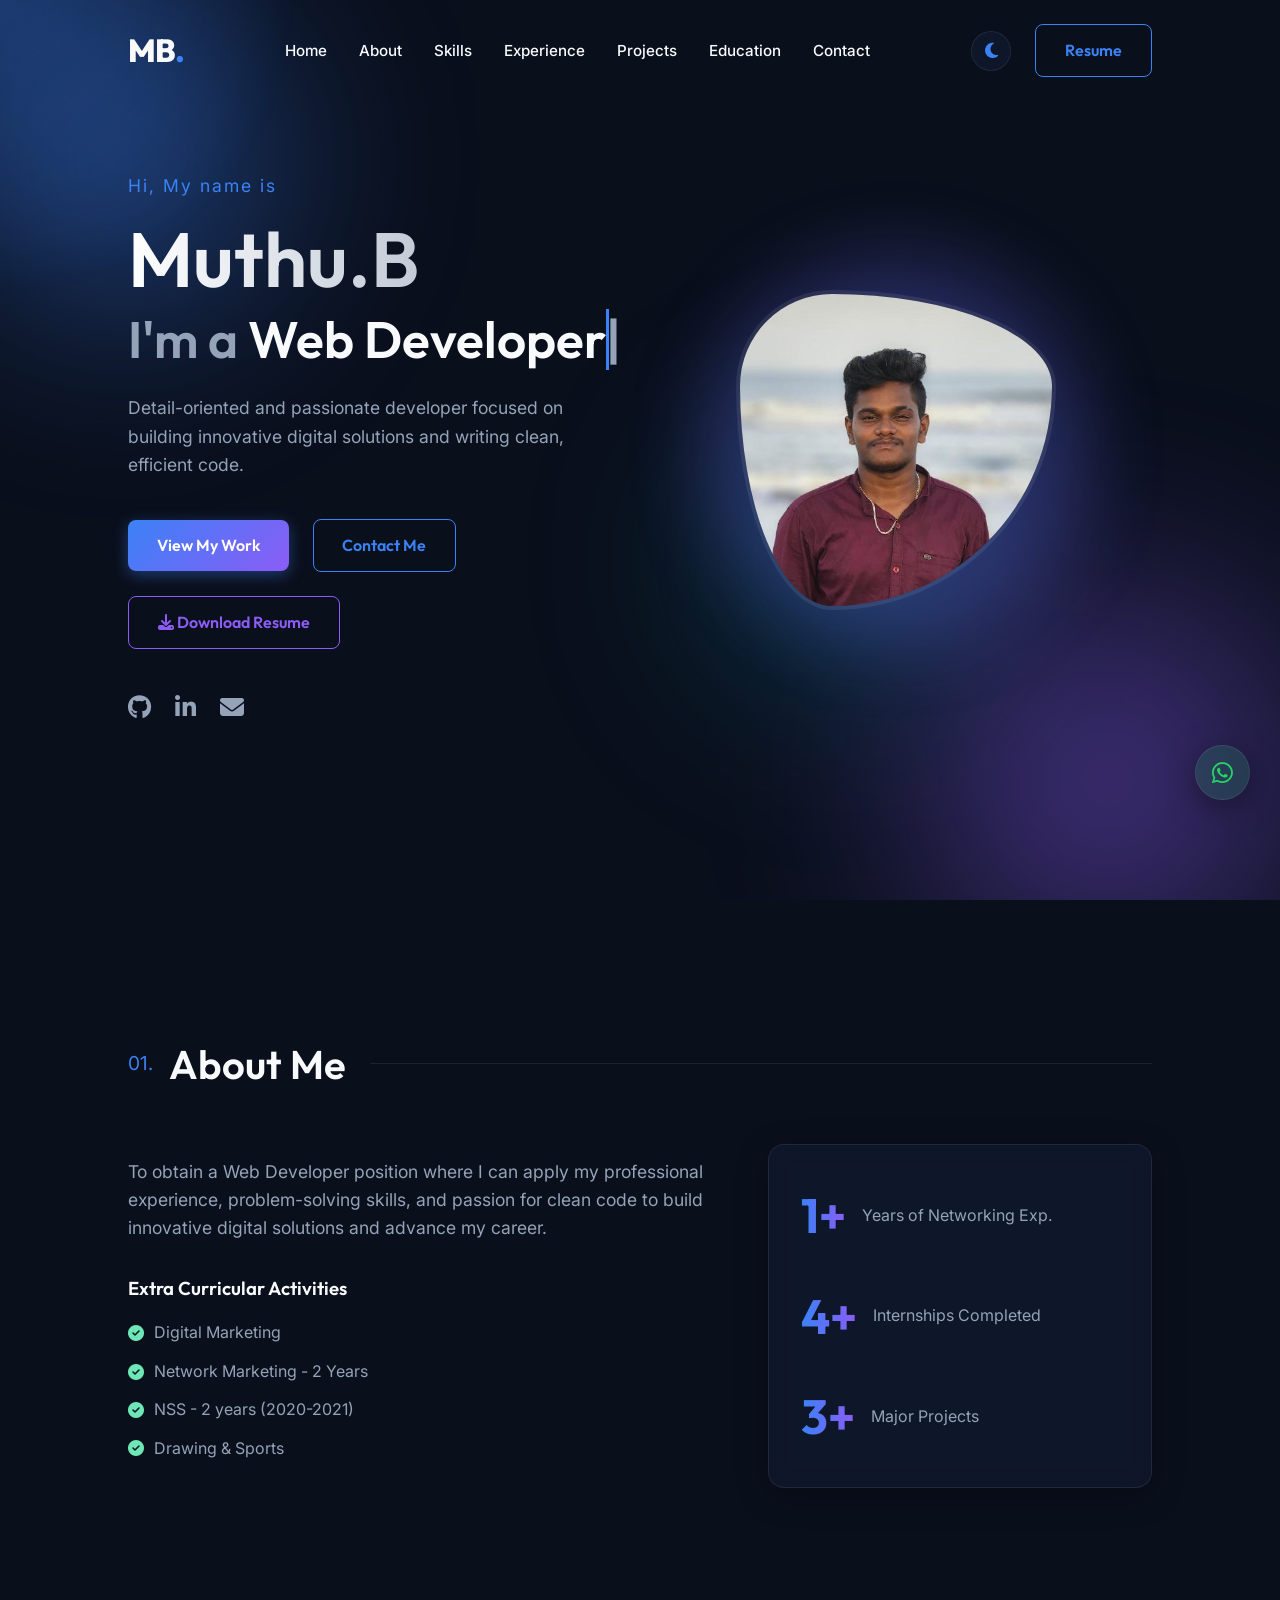
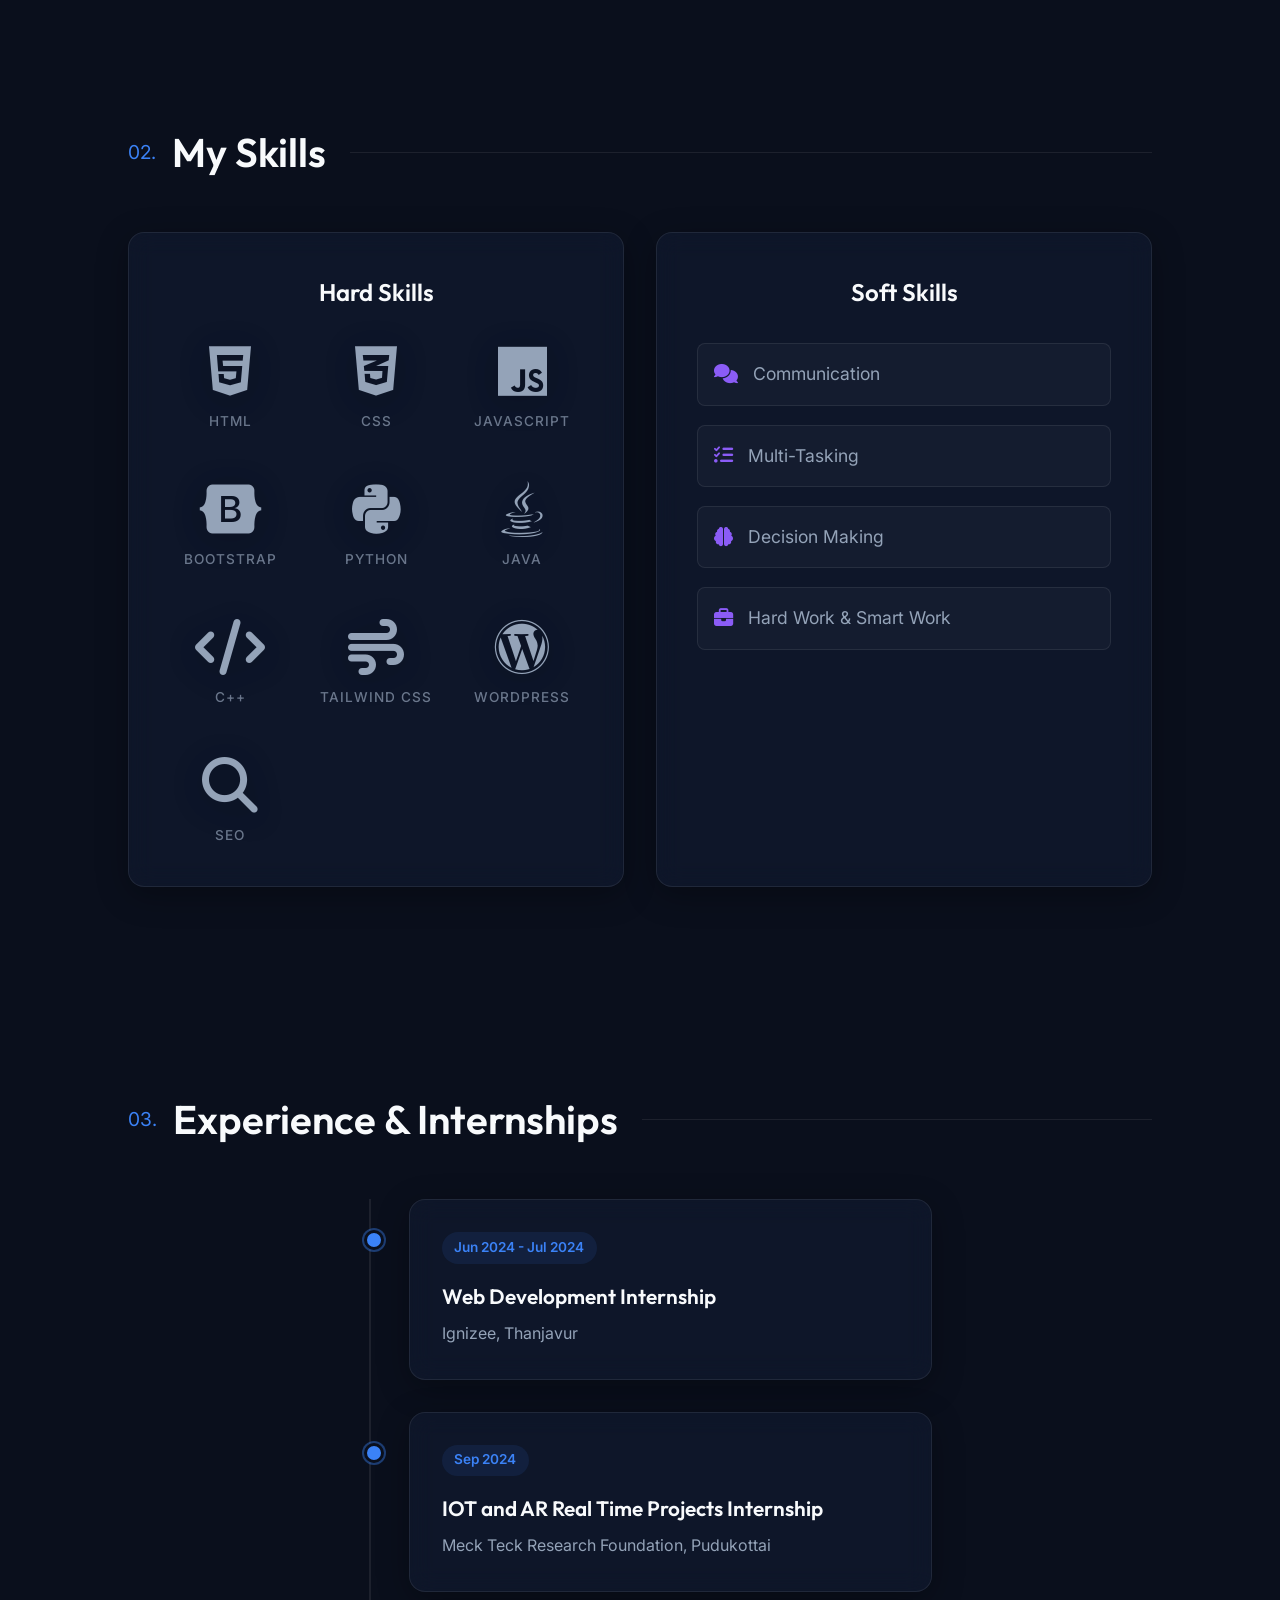
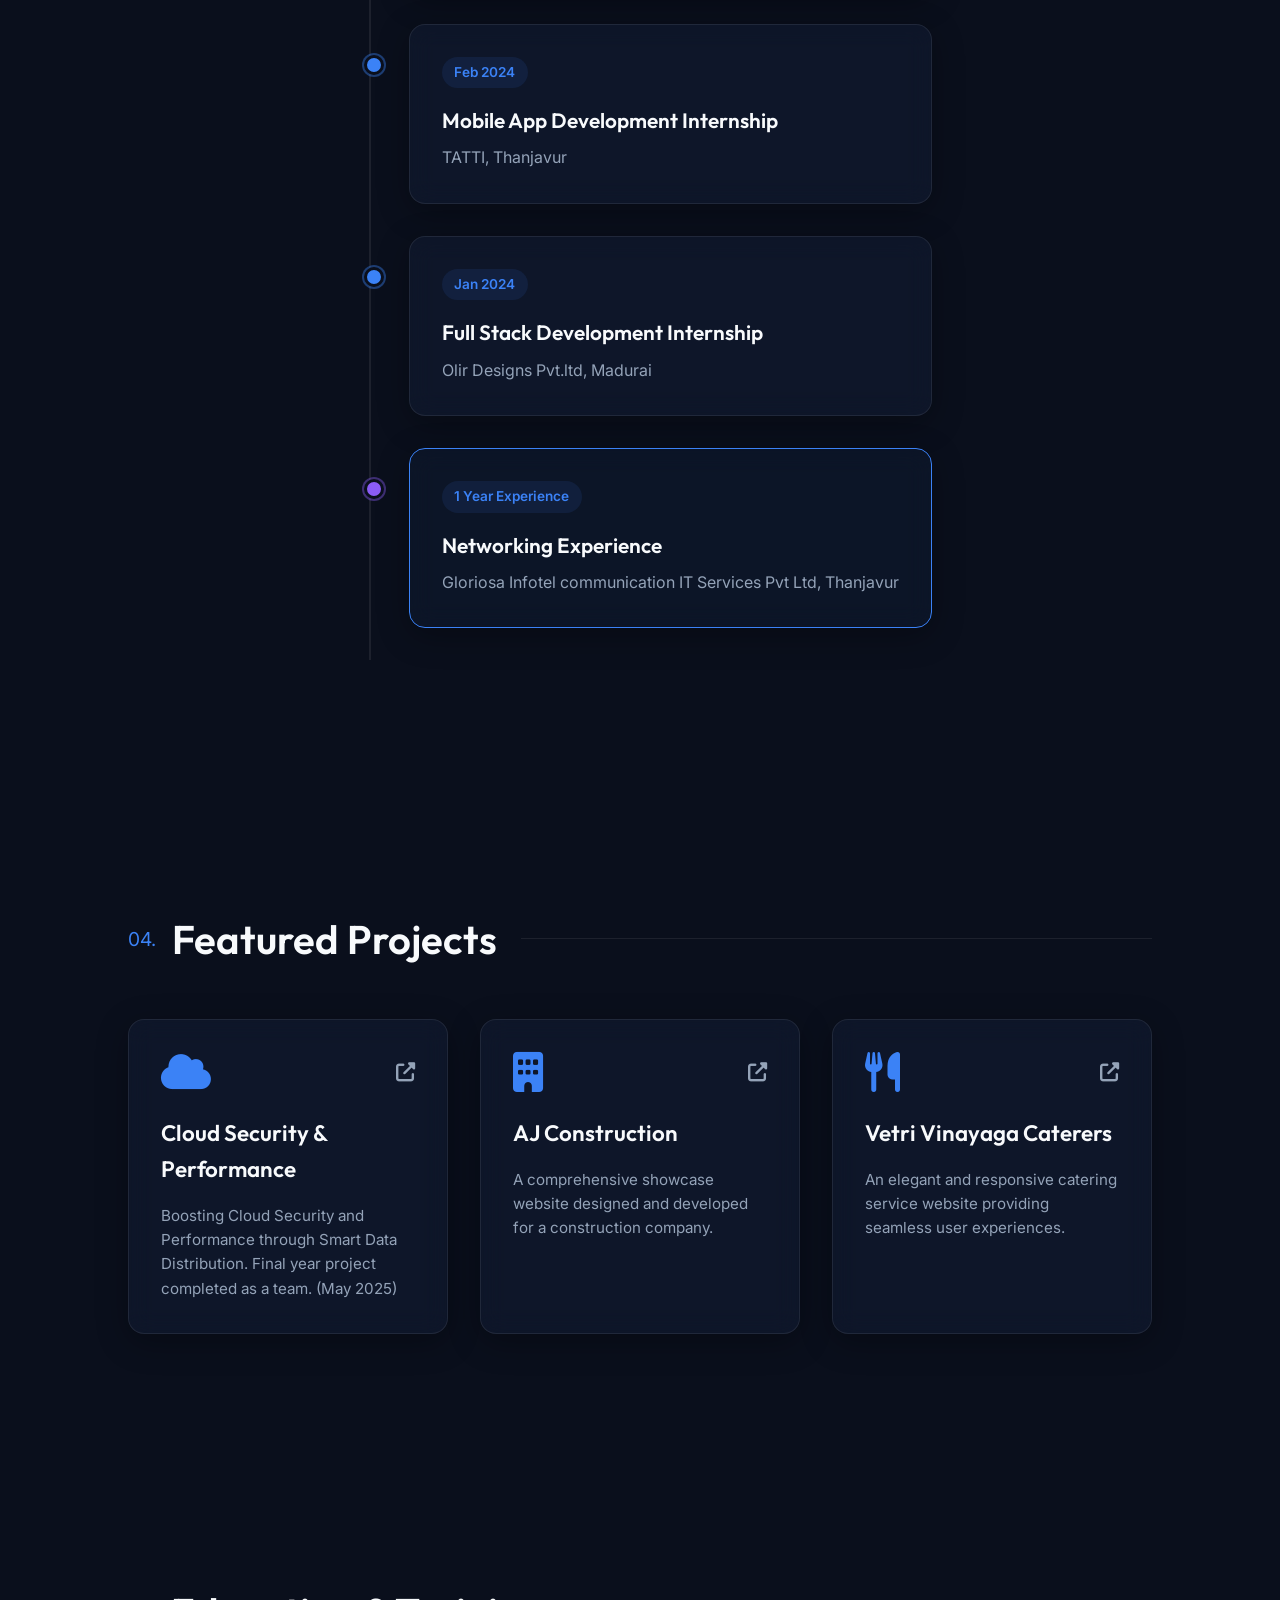
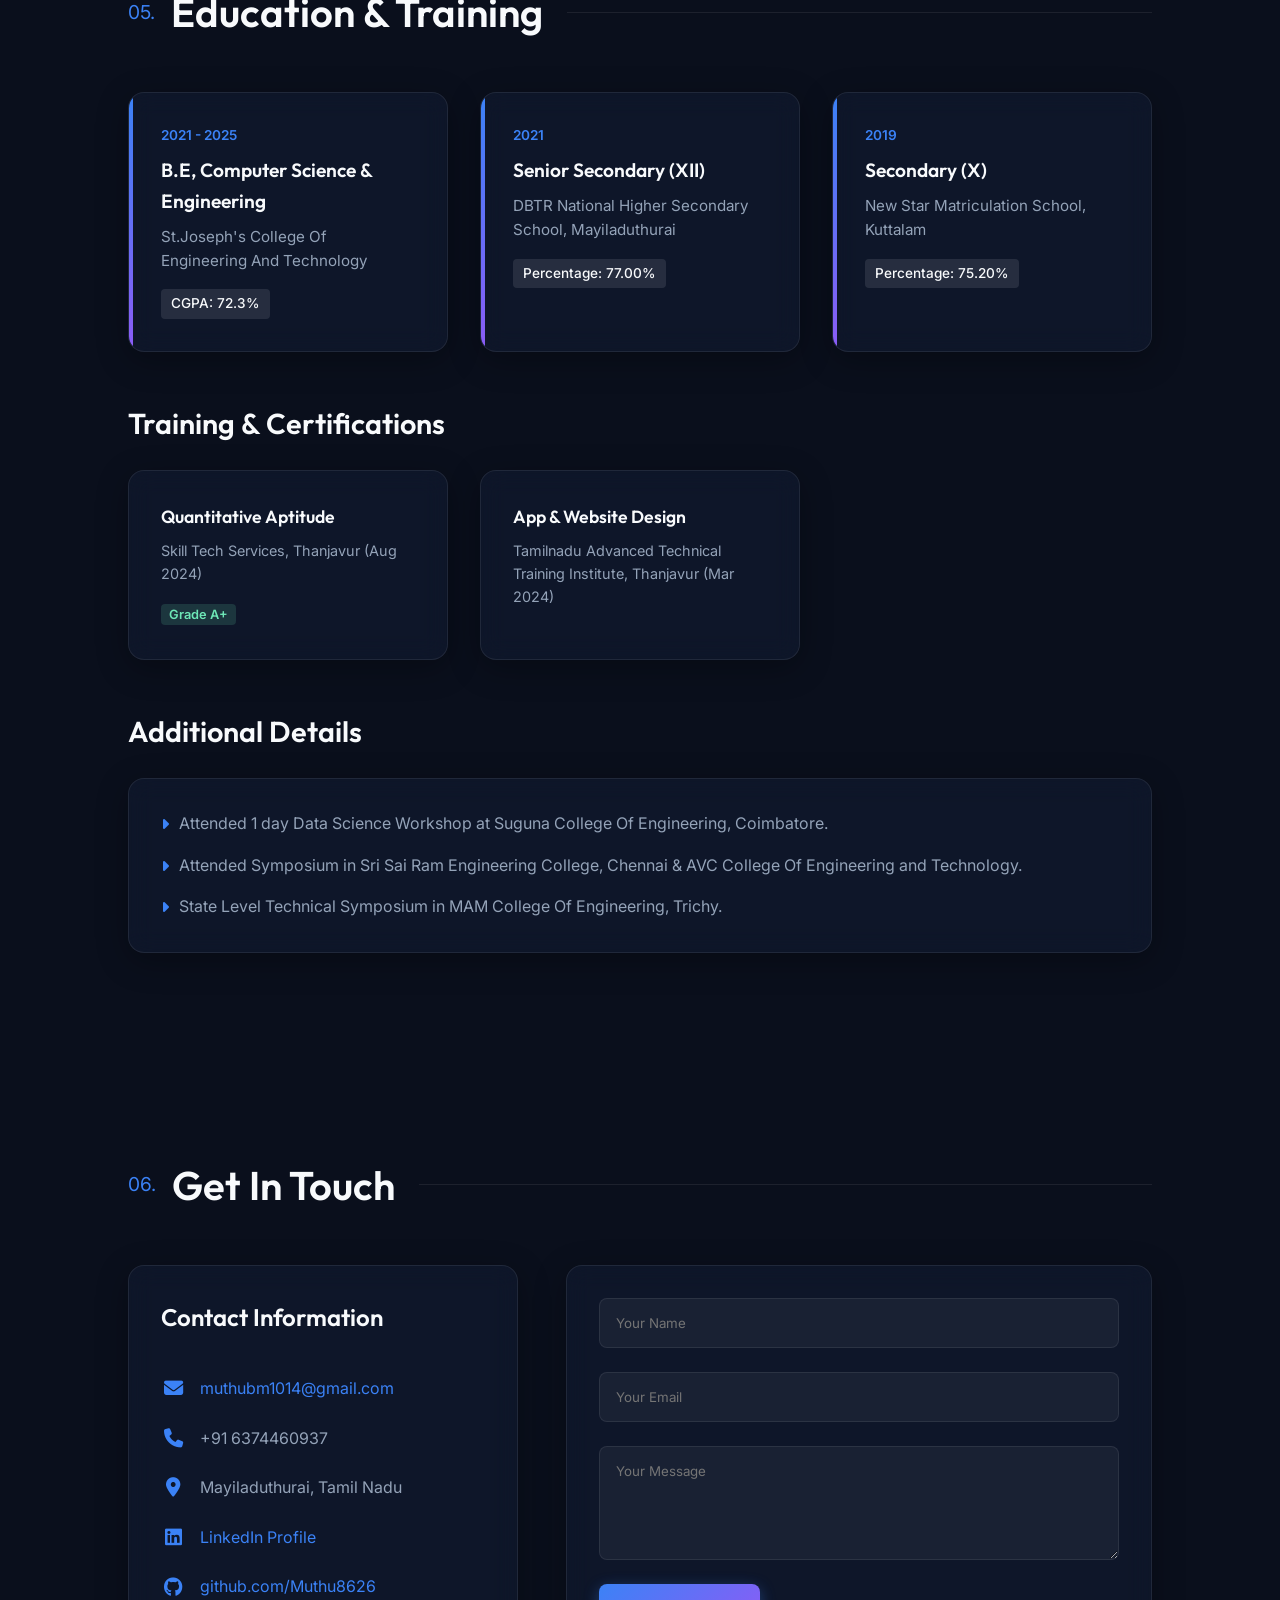
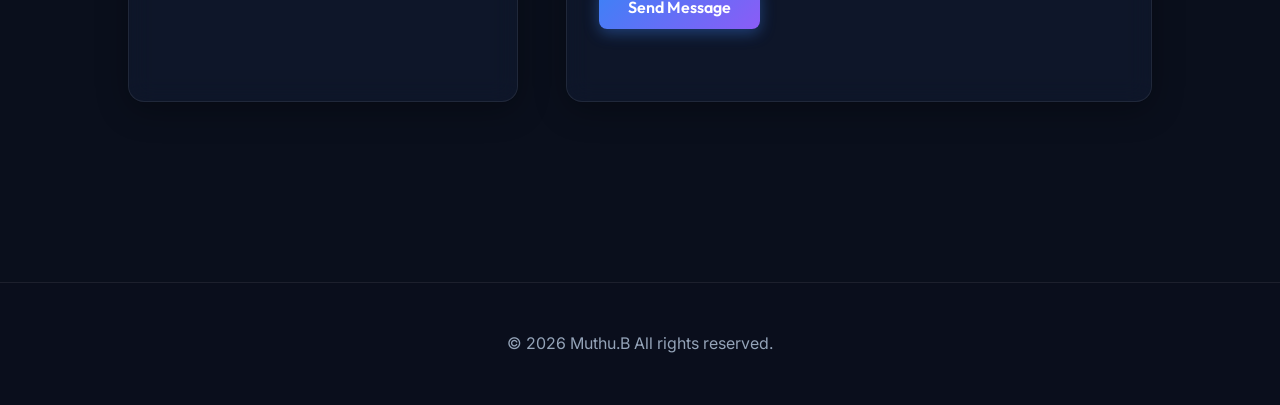
<file: index.html>
<!DOCTYPE html>
<html lang="en">

<head>
    <meta charset="UTF-8">
    <meta name="viewport" content="width=device-width, initial-scale=1.0">
    <title>Muthu B | Web Developer Portfolio</title>
    <!-- Google Fonts -->
    <link rel="preconnect" href="https://fonts.googleapis.com">
    <link rel="preconnect" href="https://fonts.gstatic.com" crossorigin>
    <link
        href="https://fonts.googleapis.com/css2?family=Inter:wght@300;400;500;600;700&family=Outfit:wght@300;400;500;600;700;800&display=swap"
        rel="stylesheet">
    <!-- FontAwesome -->
    <link rel="stylesheet" href="https://cdnjs.cloudflare.com/ajax/libs/font-awesome/6.4.0/css/all.min.css">
    <!-- CSS -->
    <link rel="stylesheet" href="portfolio_style.css">
</head>

<body>
    <div class="cursor-glow"></div>
    <!-- Background Animation Elements -->
    <div class="bg-shapes">
        <div class="shape shape-1"></div>
        <div class="shape shape-2"></div>
        <div class="shape shape-3"></div>
    </div>

    <!-- Navigation -->
    <header>
        <nav class="navbar">
            <div class="logo">MB<span>.</span></div>
            <ul class="nav-links">
                <li><a href="#home">Home</a></li>
                <li><a href="#about">About</a></li>
                <li><a href="#skills">Skills</a></li>
                <li><a href="#experience">Experience</a></li>
                <li><a href="#projects">Projects</a></li>
                <li><a href="#education">Education</a></li>
                <li><a href="#contact">Contact</a></li>
            </ul>
            <div class="nav-actions">
                <button id="theme-toggle" class="theme-toggle" aria-label="Toggle Dark/Light Mode">
                    <i class="fas fa-moon"></i>
                </button>
                <a href="B_Muthu_resume.pdf" target="_blank" class="btn btn-resume">Resume</a>
                <div class="hamburger">
                    <i class="fas fa-bars"></i>
                </div>
            </div>
        </nav>
    </header>

    <main>
        <!-- Home Section -->
        <section id="home" class="hero section-reveal">
            <div class="hero-content">
                <h3 class="greeting">Hi, My name is</h3>
                <h1 class="name">Muthu.B</h1>
                <h2 class="dynamic-title">I'm a <span id="typed-text"></span><span class="cursor">|</span></h2>
                <p class="hero-desc">
                    Detail-oriented and passionate developer focused on building innovative digital solutions and
                    writing clean, efficient code.
                </p>
                <div class="hero-btn-group">
                    <a href="#projects" class="btn btn-primary">View My Work</a>
                    <a href="tell:+916374460937" class="btn btn-outline">Contact Me</a>
                    <a href="B_Muthu_resume.pdf" download class="btn btn-resume-hero">
                        <i class="fas fa-download"></i> Download Resume
                    </a>
                </div>
                <div class="social-links-hero">
                    <a href="https://github.com/Muthu8626" target="_blank"><i class="fab fa-github"></i></a>
                    <a href="https://linkedin.com/in/B. Muthu" target="_blank"><i class="fab fa-linkedin-in"></i></a>
                    <a href="mailto:muthubm1014@gmail.com"><i class="fas fa-envelope"></i></a>
                </div>
            </div>
            <div class="hero-image">
                <div class="image-wrapper">
                    <img src="muthu-img.jpg" alt="Muthu B" class="profile-pic">
                    <div class="glow-effect"></div>
                </div>
            </div>
        </section>

        <!-- About Section -->
        <section id="about" class="about section-reveal">
            <h2 class="section-title"><span>01.</span> About Me</h2>
            <div class="about-content">
                <div class="about-text">
                    <p>
                        To obtain a Web Developer position where I can apply my professional experience, problem-solving
                        skills, and passion for clean code to build innovative digital solutions and advance my career.
                    </p>
                    <div class="extra-curriculars">
                        <h3>Extra Curricular Activities</h3>
                        <ul>
                            <li><i class="fas fa-check-circle"></i> Digital Marketing</li>
                            <li><i class="fas fa-check-circle"></i> Network Marketing - 2 Years</li>
                            <li><i class="fas fa-check-circle"></i> NSS - 2 years (2020-2021)</li>
                            <li><i class="fas fa-check-circle"></i> Drawing & Sports</li>
                        </ul>
                    </div>
                </div>
                <div class="about-stats glass-card">
                    <div class="stat">
                        <span class="stat-number">1+</span>
                        <span class="stat-label">Years of Networking Exp.</span>
                    </div>
                    <div class="stat">
                        <span class="stat-number">4+</span>
                        <span class="stat-label">Internships Completed</span>
                    </div>
                    <div class="stat">
                        <span class="stat-number">3+</span>
                        <span class="stat-label">Major Projects</span>
                    </div>
                </div>
            </div>
        </section>

        <!-- Skills Section -->
        <section id="skills" class="skills section-reveal">
            <h2 class="section-title"><span>02.</span> My Skills</h2>
            <div class="skills-container">
                <div class="skills-category glass-card">
                    <h3>Hard Skills</h3>
                    <div class="skills-grid">
                        <div class="skill-item skill-html"><i class="fab fa-html5"></i> <span>HTML</span></div>
                        <div class="skill-item skill-css"><i class="fab fa-css3-alt"></i> <span>CSS</span></div>
                        <div class="skill-item skill-js"><i class="fab fa-js"></i> <span>JavaScript</span></div>
                        <div class="skill-item skill-bootstrap"><i class="fab fa-bootstrap"></i> <span>Bootstrap</span>
                        </div>
                        <div class="skill-item skill-python"><i class="fab fa-python"></i> <span>Python</span></div>
                        <div class="skill-item skill-java"><i class="fab fa-java"></i> <span>Java</span></div>
                        <div class="skill-item skill-cpp"><i class="fas fa-code"></i> <span>C++</span></div>
                        <div class="skill-item skill-tailwind"><i class="fas fa-wind"></i> <span>Tailwind CSS</span>
                        </div>
                        <div class="skill-item skill-wordpress"><i class="fab fa-wordpress"></i> <span>WordPress</span>
                        </div>
                        <div class="skill-item skill-seo"><i class="fas fa-search"></i> <span>SEO</span></div>
                    </div>
                </div>
                <div class="skills-category glass-card">
                    <h3>Soft Skills</h3>
                    <ul class="soft-skills-list">
                        <li><i class="fas fa-comments"></i> Communication</li>
                        <li><i class="fas fa-tasks"></i> Multi-Tasking</li>
                        <li><i class="fas fa-brain"></i> Decision Making</li>
                        <li><i class="fas fa-briefcase"></i> Hard Work & Smart Work</li>
                    </ul>
                </div>
            </div>
        </section>

        <!-- Experience Section -->
        <section id="experience" class="experience section-reveal">
            <h2 class="section-title"><span>03.</span> Experience & Internships</h2>
            <div class="timeline">
                <div class="timeline-item glass-card">
                    <div class="timeline-date">Jun 2024 - Jul 2024</div>
                    <h3 class="timeline-title">Web Development Internship</h3>
                    <h4 class="timeline-company">Ignizee, Thanjavur</h4>
                </div>
                <div class="timeline-item glass-card">
                    <div class="timeline-date">Sep 2024</div>
                    <h3 class="timeline-title">IOT and AR Real Time Projects Internship</h3>
                    <h4 class="timeline-company">Meck Teck Research Foundation, Pudukottai</h4>
                </div>
                <div class="timeline-item glass-card">
                    <div class="timeline-date">Feb 2024</div>
                    <h3 class="timeline-title">Mobile App Development Internship</h3>
                    <h4 class="timeline-company">TATTI, Thanjavur</h4>
                </div>
                <div class="timeline-item glass-card">
                    <div class="timeline-date">Jan 2024</div>
                    <h3 class="timeline-title">Full Stack Development Internship</h3>
                    <h4 class="timeline-company">Olir Designs Pvt.ltd, Madurai</h4>
                </div>
                <div class="timeline-item glass-card highlight-border">
                    <div class="timeline-date">1 Year Experience</div>
                    <h3 class="timeline-title">Networking Experience</h3>
                    <h4 class="timeline-company">Gloriosa Infotel communication IT Services Pvt Ltd, Thanjavur</h4>
                </div>
            </div>
        </section>

        <!-- Projects Section -->
        <section id="projects" class="projects section-reveal">
            <h2 class="section-title"><span>04.</span> Featured Projects</h2>
            <div class="projects-grid">
                <div class="project-card glass-card">
                    <div class="project-content">
                        <div class="project-header">
                            <i class="fas fa-cloud project-icon"></i>
                            <div class="project-links">
                                <a href="#"><i class="fas fa-external-link-alt"></i></a>
                            </div>
                        </div>
                        <h3 class="project-title">Cloud Security & Performance</h3>
                        <p class="project-desc">
                            Boosting Cloud Security and Performance through Smart Data Distribution. Final year project
                            completed as a team. (May 2025)
                        </p>
                    </div>
                </div>
                <div class="project-card glass-card">
                    <div class="project-content">
                        <div class="project-header">
                            <i class="fas fa-building project-icon"></i>
                            <div class="project-links">
                                <a href="https://ajconstructions.co.in"><i class="fas fa-external-link-alt"></i></a>
                            </div>
                        </div>
                        <h3 class="project-title">AJ Construction</h3>
                        <p class="project-desc">
                            A comprehensive showcase website designed and developed for a construction company.
                        </p>
                    </div>
                </div>
                <div class="project-card glass-card">
                    <div class="project-content">
                        <div class="project-header">
                            <i class="fas fa-utensils project-icon"></i>
                            <div class="project-links">
                                <a href="https://srivetrivinayagaweddingcaterers.com/"><i
                                        class="fas fa-external-link-alt"></i></a>
                            </div>
                        </div>
                        <h3 class="project-title">Vetri Vinayaga Caterers</h3>
                        <p class="project-desc">
                            An elegant and responsive catering service website providing seamless user experiences.
                        </p>
                    </div>
                </div>
            </div>
        </section>

        <!-- Education Section -->
        <section id="education" class="education section-reveal">
            <h2 class="section-title"><span>05.</span> Education & Training</h2>
            <div class="education-grid">
                <div class="edu-card glass-card">
                    <div class="edu-date">2021 - 2025</div>
                    <h3>B.E, Computer Science & Engineering</h3>
                    <p>St.Joseph's College Of Engineering And Technology</p>
                    <span class="edu-score">CGPA: 72.3%</span>
                </div>
                <div class="edu-card glass-card">
                    <div class="edu-date">2021</div>
                    <h3>Senior Secondary (XII)</h3>
                    <p>DBTR National Higher Secondary School, Mayiladuthurai</p>
                    <span class="edu-score">Percentage: 77.00%</span>
                </div>
                <div class="edu-card glass-card">
                    <div class="edu-date">2019</div>
                    <h3>Secondary (X)</h3>
                    <p>New Star Matriculation School, Kuttalam</p>
                    <span class="edu-score">Percentage: 75.20%</span>
                </div>
            </div>

            <h3 class="subsection-title mt-5">Training & Certifications</h3>
            <div class="training-grid">
                <div class="training-card glass-card">
                    <h4>Quantitative Aptitude</h4>
                    <p>Skill Tech Services, Thanjavur (Aug 2024)</p>
                    <span class="badge">Grade A+</span>
                </div>
                <div class="training-card glass-card">
                    <h4>App & Website Design</h4>
                    <p>Tamilnadu Advanced Technical Training Institute, Thanjavur (Mar 2024)</p>
                </div>
            </div>

            <h3 class="subsection-title mt-5">Additional Details</h3>
            <ul class="additional-details-list glass-card">
                <li><i class="fas fa-caret-right"></i> Attended 1 day Data Science Workshop at Suguna College Of
                    Engineering, Coimbatore.</li>
                <li><i class="fas fa-caret-right"></i> Attended Symposium in Sri Sai Ram Engineering College, Chennai &
                    AVC College Of Engineering and Technology.</li>
                <li><i class="fas fa-caret-right"></i> State Level Technical Symposium in MAM College Of Engineering,
                    Trichy.</li>
            </ul>
        </section>

        <!-- Contact Section -->
        <section id="contact" class="contact section-reveal">
            <h2 class="section-title"><span>06.</span> Get In Touch</h2>
            <div class="contact-container">
                <div class="contact-info glass-card">
                    <h3>Contact Information</h3>
                    <div class="info-item">
                        <i class="fas fa-envelope"></i>
                        <p><a href="mailto:muthubm1014@gmail.com">muthubm1014@gmail.com</a></p>
                    </div>
                    <div class="info-item">
                        <i class="fas fa-phone"></i>
                        <p>+91 6374460937</p>
                    </div>
                    <div class="info-item">
                        <i class="fas fa-map-marker-alt"></i>
                        <p>Mayiladuthurai, Tamil Nadu</p>
                    </div>
                    <div class="info-item">
                        <i class="fab fa-linkedin"></i>
                        <p><a href="https://linkedin.com/in/B. Muthu" target="_blank">LinkedIn Profile</a></p>
                    </div>
                    <div class="info-item">
                        <i class="fab fa-github"></i>
                        <p><a href="https://github.com/Muthu8626" target="_blank">github.com/Muthu8626</a></p>
                    </div>
                </div>
                <form class="contact-form glass-card" id="contactForm">
                    <div class="form-group">
                        <input type="text" id="name" placeholder="Your Name" required>
                    </div>
                    <div class="form-group">
                        <input type="email" id="email" placeholder="Your Email" required>
                    </div>
                    <div class="form-group">
                        <textarea id="message" rows="5" placeholder="Your Message" required></textarea>
                    </div>
                    <button type="submit" class="btn btn-primary submit-btn">Send Message</button>
                    <p class="form-status" id="formStatus"></p>
                </form>
            </div>
        </section>
    </main>

    <footer>
        <p>&copy; 2026 Muthu.B All rights reserved.</p>
        <!-- <p class="footer-credit">Designed & Built By Myself <i class="fas fa-heart" style="color: #e25555;"></i></p> -->
    </footer>

    <!-- Floating Action Buttons -->
    <div class="floating-btns">
        <a href="https://wa.me/916374460937" class="whatsapp-btn" target="_blank" aria-label="Contact on WhatsApp">
            <i class="fab fa-whatsapp"></i>
        </a>
        <button id="backToTop" class="back-to-top" aria-label="Back to Top">
            <i class="fas fa-arrow-up"></i>
        </button>
    </div>

    <!-- Script -->
    <script src="portfolio_script.js"></script>
</body>

</html>
</file>
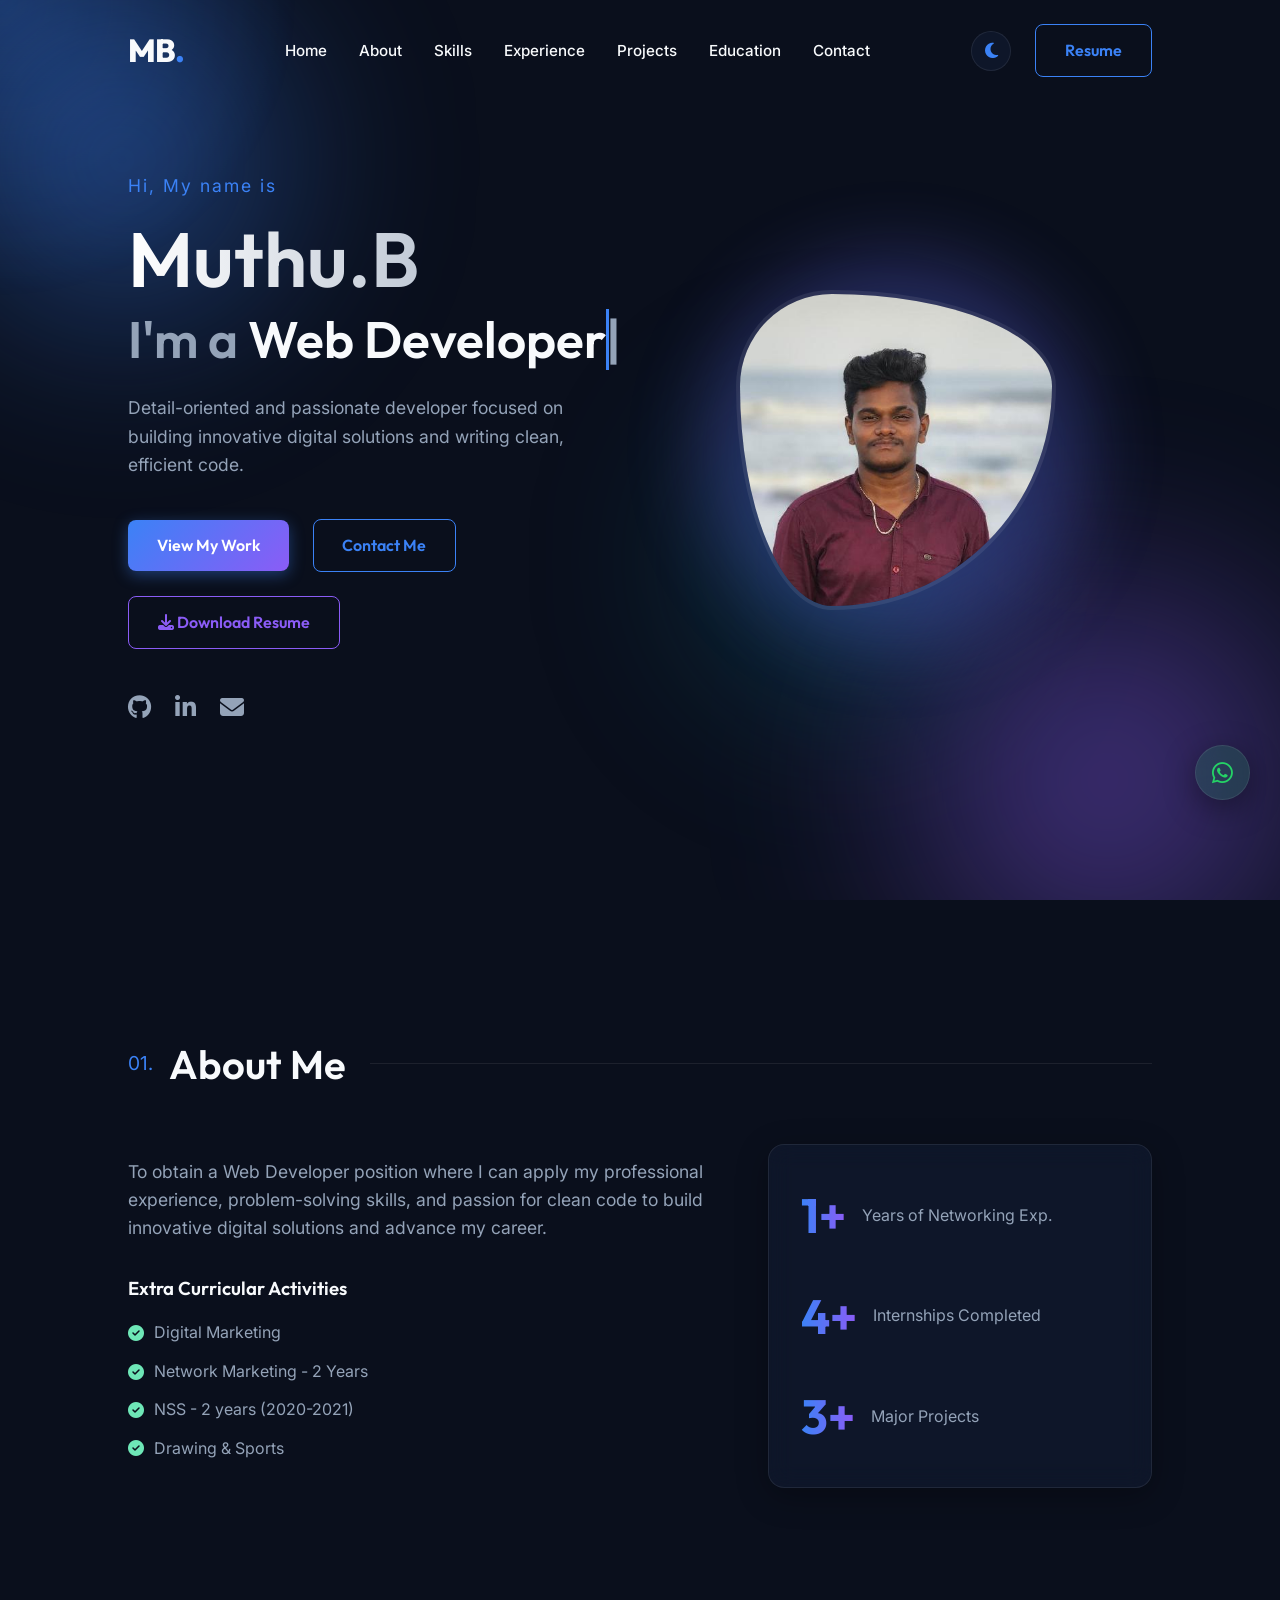
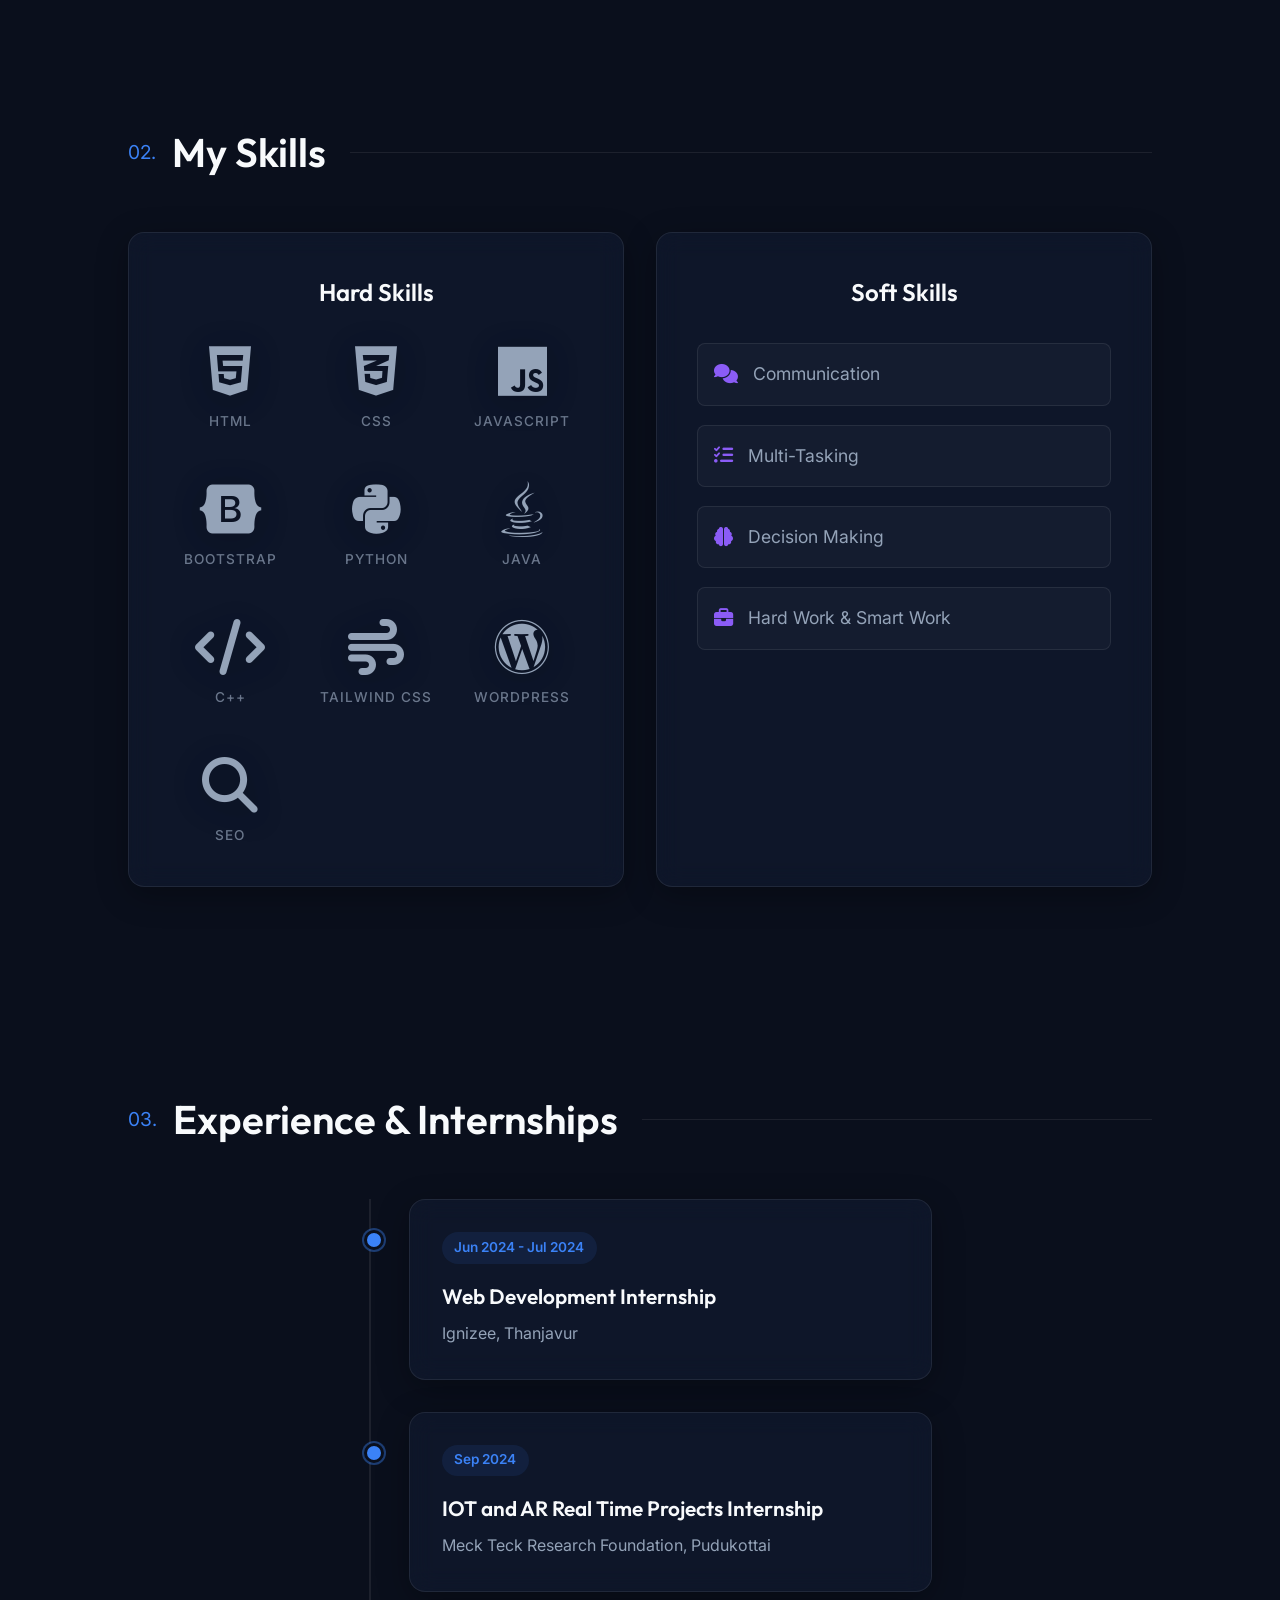
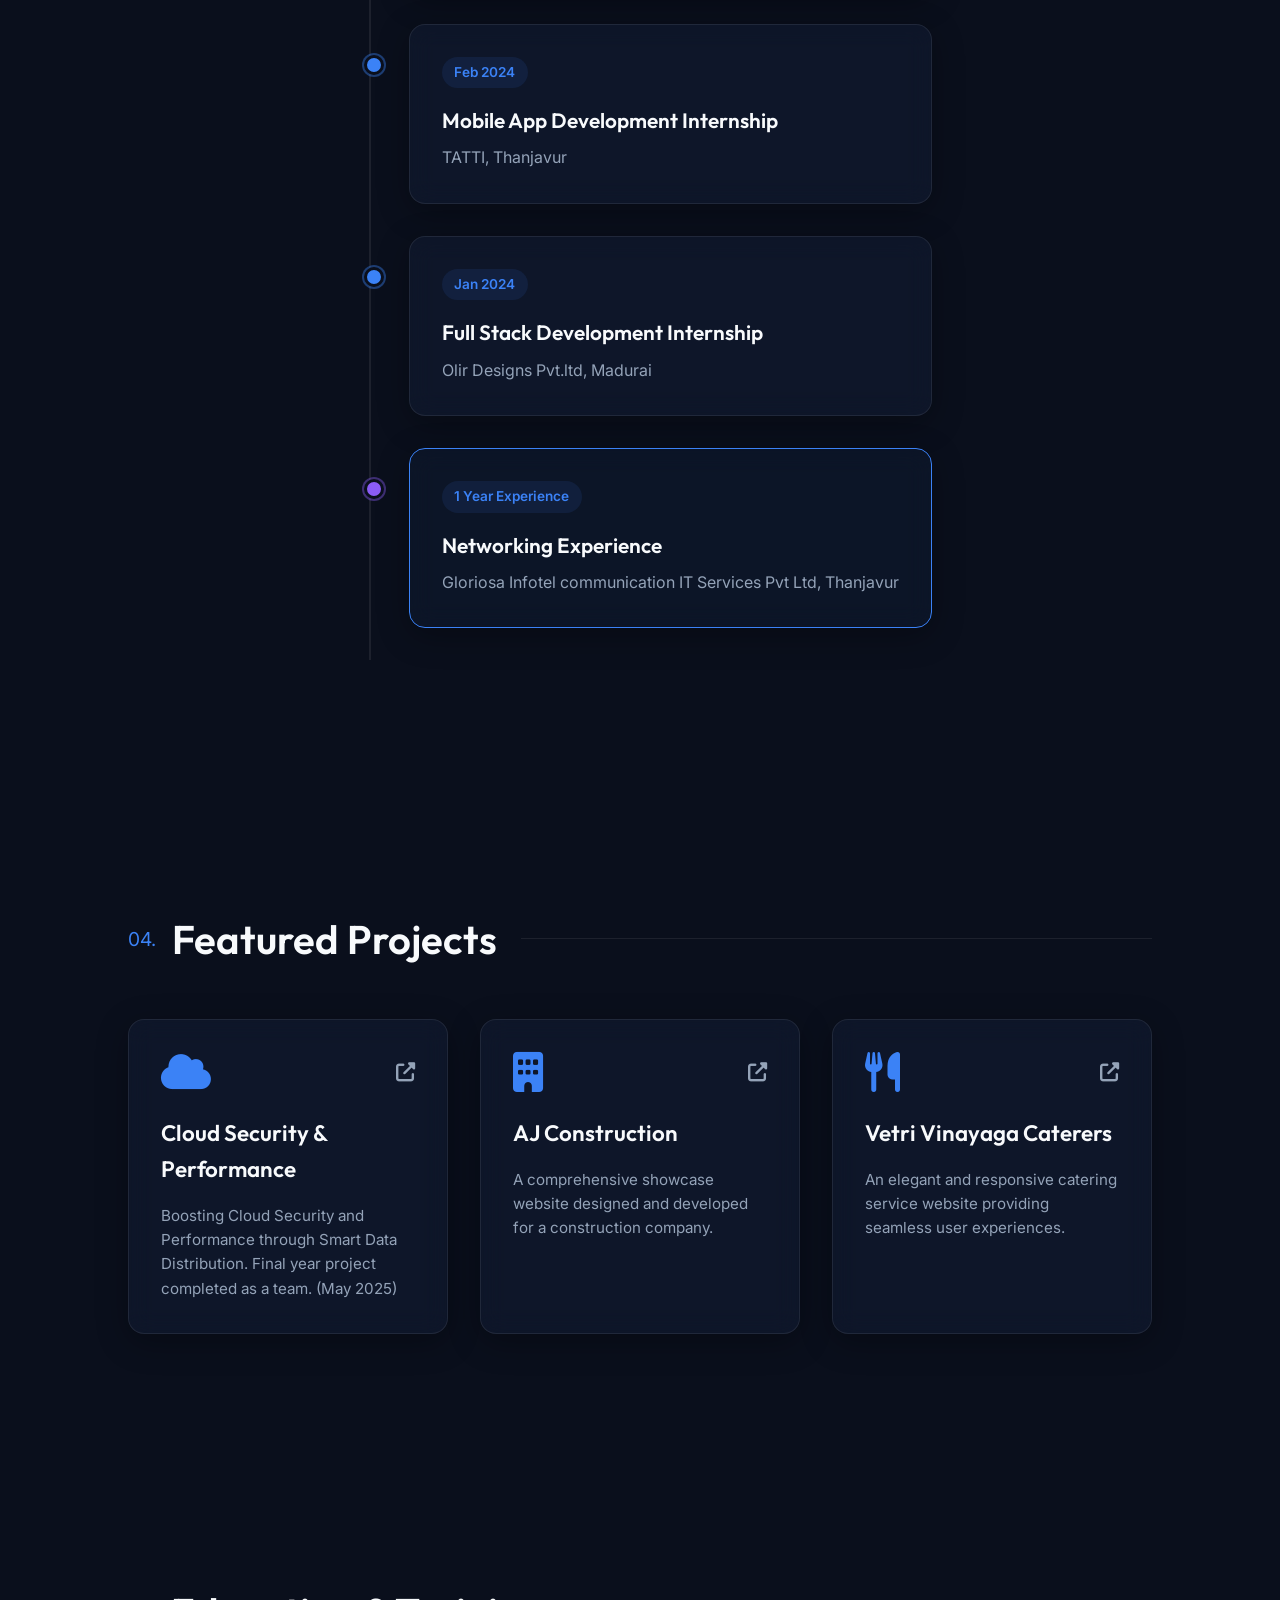
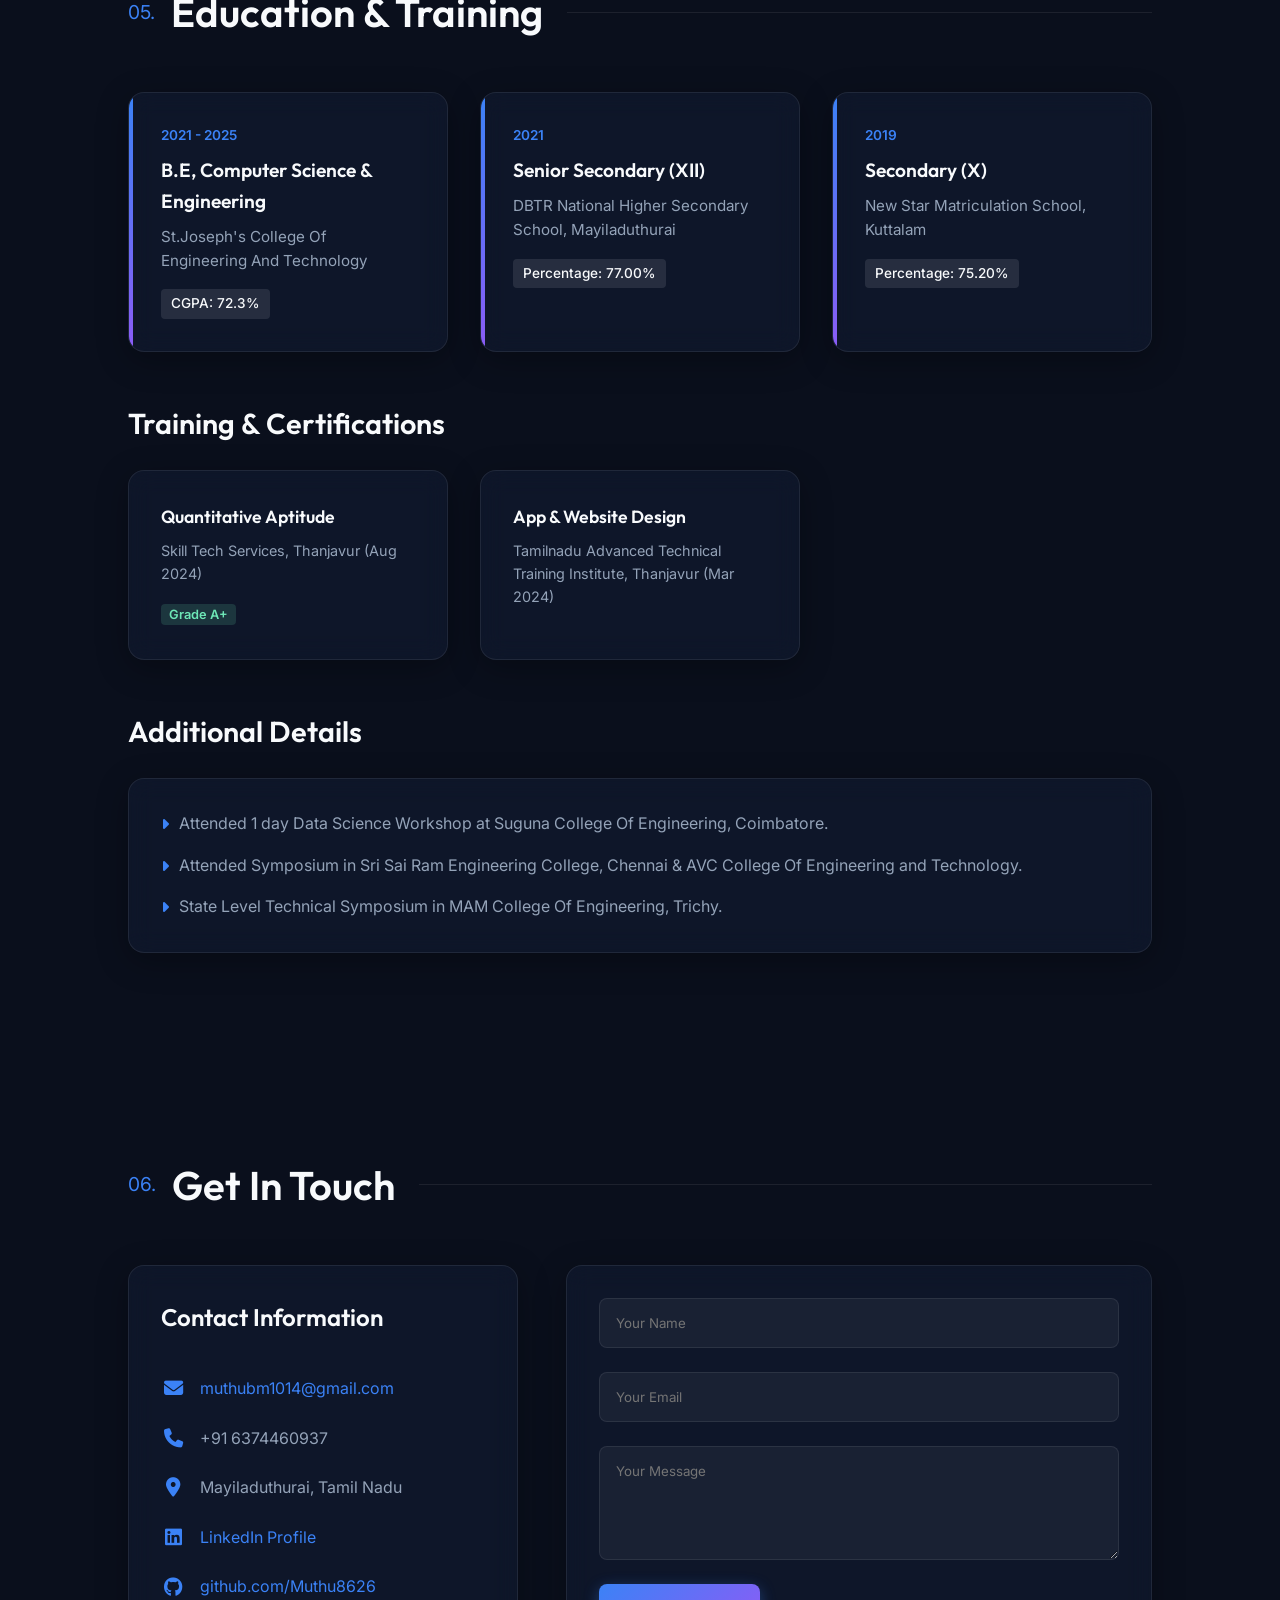
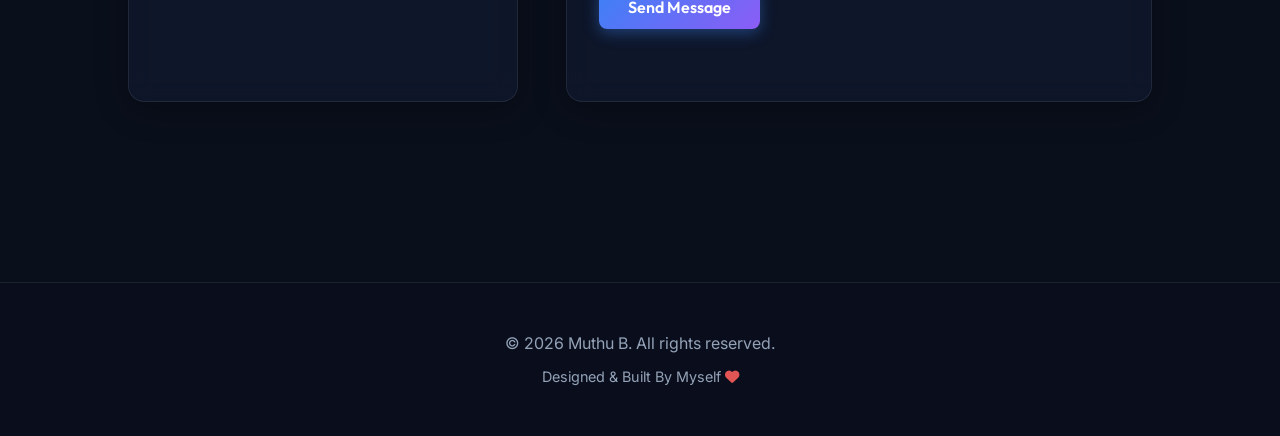
<file: portfolio.html>
<!DOCTYPE html>
<html lang="en">

<head>
    <meta charset="UTF-8">
    <meta name="viewport" content="width=device-width, initial-scale=1.0">
    <title>Muthu B | Web Developer Portfolio</title>
    <!-- Google Fonts -->
    <link rel="preconnect" href="https://fonts.googleapis.com">
    <link rel="preconnect" href="https://fonts.gstatic.com" crossorigin>
    <link
        href="https://fonts.googleapis.com/css2?family=Inter:wght@300;400;500;600;700&family=Outfit:wght@300;400;500;600;700;800&display=swap"
        rel="stylesheet">
    <!-- FontAwesome -->
    <link rel="stylesheet" href="https://cdnjs.cloudflare.com/ajax/libs/font-awesome/6.4.0/css/all.min.css">
    <!-- CSS -->
    <link rel="stylesheet" href="portfolio_style.css">
</head>

<body>
    <div class="cursor-glow"></div>
    <!-- Background Animation Elements -->
    <div class="bg-shapes">
        <div class="shape shape-1"></div>
        <div class="shape shape-2"></div>
        <div class="shape shape-3"></div>
    </div>

    <!-- Navigation -->
    <header>
        <nav class="navbar">
            <div class="logo">MB<span>.</span></div>
            <ul class="nav-links">
                <li><a href="#home">Home</a></li>
                <li><a href="#about">About</a></li>
                <li><a href="#skills">Skills</a></li>
                <li><a href="#experience">Experience</a></li>
                <li><a href="#projects">Projects</a></li>
                <li><a href="#education">Education</a></li>
                <li><a href="#contact">Contact</a></li>
            </ul>
            <div class="nav-actions">
                <button id="theme-toggle" class="theme-toggle" aria-label="Toggle Dark/Light Mode">
                    <i class="fas fa-moon"></i>
                </button>
                <a href="B_Muthu_resume.pdf" target="_blank" class="btn btn-resume">Resume</a>
                <div class="hamburger">
                    <i class="fas fa-bars"></i>
                </div>
            </div>
        </nav>
    </header>

    <main>
        <!-- Home Section -->
        <section id="home" class="hero section-reveal">
            <div class="hero-content">
                <h3 class="greeting">Hi, My name is</h3>
                <h1 class="name">Muthu.B</h1>
                <h2 class="dynamic-title">I'm a <span id="typed-text"></span><span class="cursor">|</span></h2>
                <p class="hero-desc">
                    Detail-oriented and passionate developer focused on building innovative digital solutions and
                    writing clean, efficient code.
                </p>
                <div class="hero-btn-group">
                    <a href="#projects" class="btn btn-primary">View My Work</a>
                    <a href="tell:+916374460937" class="btn btn-outline">Contact Me</a>
                    <a href="B_Muthu_resume.pdf" download class="btn btn-resume-hero">
                        <i class="fas fa-download"></i> Download Resume
                    </a>
                </div>
                <div class="social-links-hero">
                    <a href="https://github.com/Muthu8626" target="_blank"><i class="fab fa-github"></i></a>
                    <a href="https://linkedin.com/in/B. Muthu" target="_blank"><i class="fab fa-linkedin-in"></i></a>
                    <a href="mailto:muthubm1014@gmail.com"><i class="fas fa-envelope"></i></a>
                </div>
            </div>
            <div class="hero-image">
                <div class="image-wrapper">
                    <img src="muthu-img.jpg" alt="Muthu B" class="profile-pic">
                    <div class="glow-effect"></div>
                </div>
            </div>
        </section>

        <!-- About Section -->
        <section id="about" class="about section-reveal">
            <h2 class="section-title"><span>01.</span> About Me</h2>
            <div class="about-content">
                <div class="about-text">
                    <p>
                        To obtain a Web Developer position where I can apply my professional experience, problem-solving
                        skills, and passion for clean code to build innovative digital solutions and advance my career.
                    </p>
                    <div class="extra-curriculars">
                        <h3>Extra Curricular Activities</h3>
                        <ul>
                            <li><i class="fas fa-check-circle"></i> Digital Marketing</li>
                            <li><i class="fas fa-check-circle"></i> Network Marketing - 2 Years</li>
                            <li><i class="fas fa-check-circle"></i> NSS - 2 years (2020-2021)</li>
                            <li><i class="fas fa-check-circle"></i> Drawing & Sports</li>
                        </ul>
                    </div>
                </div>
                <div class="about-stats glass-card">
                    <div class="stat">
                        <span class="stat-number">1+</span>
                        <span class="stat-label">Years of Networking Exp.</span>
                    </div>
                    <div class="stat">
                        <span class="stat-number">4+</span>
                        <span class="stat-label">Internships Completed</span>
                    </div>
                    <div class="stat">
                        <span class="stat-number">3+</span>
                        <span class="stat-label">Major Projects</span>
                    </div>
                </div>
            </div>
        </section>

        <!-- Skills Section -->
        <section id="skills" class="skills section-reveal">
            <h2 class="section-title"><span>02.</span> My Skills</h2>
            <div class="skills-container">
                <div class="skills-category glass-card">
                    <h3>Hard Skills</h3>
                    <div class="skills-grid">
                        <div class="skill-item skill-html"><i class="fab fa-html5"></i> <span>HTML</span></div>
                        <div class="skill-item skill-css"><i class="fab fa-css3-alt"></i> <span>CSS</span></div>
                        <div class="skill-item skill-js"><i class="fab fa-js"></i> <span>JavaScript</span></div>
                        <div class="skill-item skill-bootstrap"><i class="fab fa-bootstrap"></i> <span>Bootstrap</span></div>
                        <div class="skill-item skill-python"><i class="fab fa-python"></i> <span>Python</span></div>
                        <div class="skill-item skill-java"><i class="fab fa-java"></i> <span>Java</span></div>
                        <div class="skill-item skill-cpp"><i class="fas fa-code"></i> <span>C++</span></div>
                        <div class="skill-item skill-tailwind"><i class="fas fa-wind"></i> <span>Tailwind CSS</span></div>
                        <div class="skill-item skill-wordpress"><i class="fab fa-wordpress"></i> <span>WordPress</span></div>
                        <div class="skill-item skill-seo"><i class="fas fa-search"></i> <span>SEO</span></div>
                    </div>
                </div>
                <div class="skills-category glass-card">
                    <h3>Soft Skills</h3>
                    <ul class="soft-skills-list">
                        <li><i class="fas fa-comments"></i> Communication</li>
                        <li><i class="fas fa-tasks"></i> Multi-Tasking</li>
                        <li><i class="fas fa-brain"></i> Decision Making</li>
                        <li><i class="fas fa-briefcase"></i> Hard Work & Smart Work</li>
                    </ul>
                </div>
            </div>
        </section>

        <!-- Experience Section -->
        <section id="experience" class="experience section-reveal">
            <h2 class="section-title"><span>03.</span> Experience & Internships</h2>
            <div class="timeline">
                <div class="timeline-item glass-card">
                    <div class="timeline-date">Jun 2024 - Jul 2024</div>
                    <h3 class="timeline-title">Web Development Internship</h3>
                    <h4 class="timeline-company">Ignizee, Thanjavur</h4>
                </div>
                <div class="timeline-item glass-card">
                    <div class="timeline-date">Sep 2024</div>
                    <h3 class="timeline-title">IOT and AR Real Time Projects Internship</h3>
                    <h4 class="timeline-company">Meck Teck Research Foundation, Pudukottai</h4>
                </div>
                <div class="timeline-item glass-card">
                    <div class="timeline-date">Feb 2024</div>
                    <h3 class="timeline-title">Mobile App Development Internship</h3>
                    <h4 class="timeline-company">TATTI, Thanjavur</h4>
                </div>
                <div class="timeline-item glass-card">
                    <div class="timeline-date">Jan 2024</div>
                    <h3 class="timeline-title">Full Stack Development Internship</h3>
                    <h4 class="timeline-company">Olir Designs Pvt.ltd, Madurai</h4>
                </div>
                <div class="timeline-item glass-card highlight-border">
                    <div class="timeline-date">1 Year Experience</div>
                    <h3 class="timeline-title">Networking Experience</h3>
                    <h4 class="timeline-company">Gloriosa Infotel communication IT Services Pvt Ltd, Thanjavur</h4>
                </div>
            </div>
        </section>

        <!-- Projects Section -->
        <section id="projects" class="projects section-reveal">
            <h2 class="section-title"><span>04.</span> Featured Projects</h2>
            <div class="projects-grid">
                <div class="project-card glass-card">
                    <div class="project-content">
                        <div class="project-header">
                            <i class="fas fa-cloud project-icon"></i>
                            <div class="project-links">
                                <a href="#"><i class="fas fa-external-link-alt"></i></a>
                            </div>
                        </div>
                        <h3 class="project-title">Cloud Security & Performance</h3>
                        <p class="project-desc">
                            Boosting Cloud Security and Performance through Smart Data Distribution. Final year project
                            completed as a team. (May 2025)
                        </p>
                    </div>
                </div>
                <div class="project-card glass-card">
                    <div class="project-content">
                        <div class="project-header">
                            <i class="fas fa-building project-icon"></i>
                            <div class="project-links">
                                <a href="https://ajconstructions.co.in"><i class="fas fa-external-link-alt"></i></a>
                            </div>
                        </div>
                        <h3 class="project-title">AJ Construction</h3>
                        <p class="project-desc">
                            A comprehensive showcase website designed and developed for a construction company.
                        </p>
                    </div>
                </div>
                <div class="project-card glass-card">
                    <div class="project-content">
                        <div class="project-header">
                            <i class="fas fa-utensils project-icon"></i>
                            <div class="project-links">
                                <a href="https://srivetrivinayagaweddingcaterers.com/"><i
                                        class="fas fa-external-link-alt"></i></a>
                            </div>
                        </div>
                        <h3 class="project-title">Vetri Vinayaga Caterers</h3>
                        <p class="project-desc">
                            An elegant and responsive catering service website providing seamless user experiences.
                        </p>
                    </div>
                </div>
            </div>
        </section>

        <!-- Education Section -->
        <section id="education" class="education section-reveal">
            <h2 class="section-title"><span>05.</span> Education & Training</h2>
            <div class="education-grid">
                <div class="edu-card glass-card">
                    <div class="edu-date">2021 - 2025</div>
                    <h3>B.E, Computer Science & Engineering</h3>
                    <p>St.Joseph's College Of Engineering And Technology</p>
                    <span class="edu-score">CGPA: 72.3%</span>
                </div>
                <div class="edu-card glass-card">
                    <div class="edu-date">2021</div>
                    <h3>Senior Secondary (XII)</h3>
                    <p>DBTR National Higher Secondary School, Mayiladuthurai</p>
                    <span class="edu-score">Percentage: 77.00%</span>
                </div>
                <div class="edu-card glass-card">
                    <div class="edu-date">2019</div>
                    <h3>Secondary (X)</h3>
                    <p>New Star Matriculation School, Kuttalam</p>
                    <span class="edu-score">Percentage: 75.20%</span>
                </div>
            </div>

            <h3 class="subsection-title mt-5">Training & Certifications</h3>
            <div class="training-grid">
                <div class="training-card glass-card">
                    <h4>Quantitative Aptitude</h4>
                    <p>Skill Tech Services, Thanjavur (Aug 2024)</p>
                    <span class="badge">Grade A+</span>
                </div>
                <div class="training-card glass-card">
                    <h4>App & Website Design</h4>
                    <p>Tamilnadu Advanced Technical Training Institute, Thanjavur (Mar 2024)</p>
                </div>
            </div>

            <h3 class="subsection-title mt-5">Additional Details</h3>
            <ul class="additional-details-list glass-card">
                <li><i class="fas fa-caret-right"></i> Attended 1 day Data Science Workshop at Suguna College Of
                    Engineering, Coimbatore.</li>
                <li><i class="fas fa-caret-right"></i> Attended Symposium in Sri Sai Ram Engineering College, Chennai &
                    AVC College Of Engineering and Technology.</li>
                <li><i class="fas fa-caret-right"></i> State Level Technical Symposium in MAM College Of Engineering,
                    Trichy.</li>
            </ul>
        </section>

        <!-- Contact Section -->
        <section id="contact" class="contact section-reveal">
            <h2 class="section-title"><span>06.</span> Get In Touch</h2>
            <div class="contact-container">
                <div class="contact-info glass-card">
                    <h3>Contact Information</h3>
                    <div class="info-item">
                        <i class="fas fa-envelope"></i>
                        <p><a href="mailto:muthubm1014@gmail.com">muthubm1014@gmail.com</a></p>
                    </div>
                    <div class="info-item">
                        <i class="fas fa-phone"></i>
                        <p>+91 6374460937</p>
                    </div>
                    <div class="info-item">
                        <i class="fas fa-map-marker-alt"></i>
                        <p>Mayiladuthurai, Tamil Nadu</p>
                    </div>
                    <div class="info-item">
                        <i class="fab fa-linkedin"></i>
                        <p><a href="https://linkedin.com/in/B. Muthu" target="_blank">LinkedIn Profile</a></p>
                    </div>
                    <div class="info-item">
                        <i class="fab fa-github"></i>
                        <p><a href="https://github.com/Muthu8626" target="_blank">github.com/Muthu8626</a></p>
                    </div>
                </div>
                <form class="contact-form glass-card" id="contactForm">
                    <div class="form-group">
                        <input type="text" id="name" placeholder="Your Name" required>
                    </div>
                    <div class="form-group">
                        <input type="email" id="email" placeholder="Your Email" required>
                    </div>
                    <div class="form-group">
                        <textarea id="message" rows="5" placeholder="Your Message" required></textarea>
                    </div>
                    <button type="submit" class="btn btn-primary submit-btn">Send Message</button>
                    <p class="form-status" id="formStatus"></p>
                </form>
            </div>
        </section>
    </main>

    <footer>
        <p>&copy; 2026 Muthu B. All rights reserved.</p>
        <p class="footer-credit">Designed & Built By Myself <i class="fas fa-heart" style="color: #e25555;"></i></p>
    </footer>

    <!-- Floating Action Buttons -->
    <div class="floating-btns">
        <a href="https://wa.me/916374460937" class="whatsapp-btn" target="_blank" aria-label="Contact on WhatsApp">
            <i class="fab fa-whatsapp"></i>
        </a>
        <button id="backToTop" class="back-to-top" aria-label="Back to Top">
            <i class="fas fa-arrow-up"></i>
        </button>
    </div>

    <!-- Script -->
    <script src="portfolio_script.js"></script>
</body>

</html>
</file>
<file: portfolio_style.css>
/* portfolio_style.css */

/* Custom Properties (CSS Variables) */
:root {
    --bg-color: #0a0f1c; /* Deep rich dark blue/black */
    --surface-color: rgba(18, 28, 51, 0.6); /* Glassmorphism base */
    --surface-border: rgba(255, 255, 255, 0.08);
    --primary-color: #3b82f6; /* Vibrant Blue */
    --primary-glow: rgba(59, 130, 246, 0.4);
    --secondary-color: #8b5cf6; /* Vibrant Purple */
    --text-primary: #f8fafc;
    --text-secondary: #94a3b8;
    --accent: #6ee7b7;
    
    --font-heading: 'Outfit', sans-serif;
    --font-body: 'Inter', sans-serif;
    
    --transition: all 0.4s cubic-bezier(0.25, 0.8, 0.25, 1);
}

/* Light Mode Variables override */
body.light-theme {
    --bg-color: #f8fafc;
    --surface-color: rgba(255, 255, 255, 0.8);
    --surface-border: rgba(0, 0, 0, 0.08);
    --primary-color: #2563eb;
    --primary-glow: rgba(37, 99, 235, 0.2);
    --secondary-color: #7c3aed;
    --text-primary: #0f172a;
    --text-secondary: #475569;
}

/* Reset & Base Styles */
* {
    margin: 0;
    padding: 0;
    box-sizing: border-box;
}

html {
    scroll-behavior: smooth;
}

body {
    background-color: var(--bg-color);
    color: var(--text-secondary);
    font-family: var(--font-body);
    line-height: 1.6;
    overflow-x: hidden;
    position: relative;
    transition: background-color 0.4s ease, color 0.4s ease;
}

h1, h2, h3, h4, h5, h6 {
    font-family: var(--font-heading);
    color: var(--text-primary);
    font-weight: 600;
}

a {
    color: var(--primary-color);
    text-decoration: none;
    transition: var(--transition);
}

a:hover {
    color: var(--secondary-color);
}

ul {
    list-style: none;
}

/* Interactive Cursor Glow */
.cursor-glow {
    position: fixed;
    top: 0;
    left: 0;
    width: 600px;
    height: 600px;
    background: radial-gradient(circle, var(--primary-glow) 0%, transparent 70%);
    border-radius: 50%;
    pointer-events: none;
    z-index: -1;
    transform: translate(-50%, -50%);
    transition: background 0.5s ease, opacity 0.5s ease;
    opacity: 0.8;
    will-change: transform;
}

body.light-theme .cursor-glow {
    background: radial-gradient(circle, rgba(37, 99, 235, 0.15) 0%, transparent 70%);
}

/* Background Animation Elements */
.bg-shapes {
    position: fixed;
    top: 0;
    left: 0;
    width: 100vw;
    height: 100vh;
    z-index: -1;
    overflow: hidden;
    pointer-events: none;
}

.shape {
    position: absolute;
    border-radius: 50%;
    filter: blur(80px);
    opacity: 0.5;
    animation: float 20s infinite ease-in-out;
    transition: opacity 0.4s ease;
}

body.light-theme .shape {
    opacity: 0.2;
}

.shape-1 {
    top: -10%;
    left: -10%;
    width: 500px;
    height: 500px;
    background: radial-gradient(circle, var(--primary-color) 0%, transparent 70%);
    animation-delay: 0s;
}

.shape-2 {
    bottom: -20%;
    right: -10%;
    width: 600px;
    height: 600px;
    background: radial-gradient(circle, var(--secondary-color) 0%, transparent 70%);
    animation-delay: -5s;
}

.shape-3 {
    top: 40%;
    left: 50%;
    width: 400px;
    height: 400px;
    background: radial-gradient(circle, #0e7490 0%, transparent 70%);
    animation-delay: -10s;
}

@keyframes float {
    0%, 100% { transform: translate(0, 0) scale(1); }
    33% { transform: translate(30px, -50px) scale(1.1); }
    66% { transform: translate(-20px, 20px) scale(0.9); }
}

/* Glassmorphism Utility Class */
.glass-card {
    background: var(--surface-color);
    backdrop-filter: blur(12px);
    -webkit-backdrop-filter: blur(12px);
    border: 1px solid var(--surface-border);
    border-radius: 16px;
    padding: 2rem;
    box-shadow: 0 8px 32px 0 rgba(0, 0, 0, 0.3);
    transition: var(--transition);
}

.glass-card:hover {
    transform: translateY(-5px);
    box-shadow: 0 12px 40px 0 rgba(0, 0, 0, 0.5);
    border-color: rgba(255, 255, 255, 0.15);
}

/* Typography Utils */
.section-title {
    font-size: 2.5rem;
    margin-bottom: 3rem;
    display: flex;
    align-items: center;
    position: relative;
    width: 100%;
}

.section-title span {
    color: var(--primary-color);
    font-family: var(--font-body);
    font-size: 1.2rem;
    font-weight: 400;
    margin-right: 1rem;
}

.section-title::after {
    content: "";
    flex-grow: 1;
    height: 1px;
    background: var(--surface-border);
    margin-left: 1.5rem;
}

.subsection-title {
    font-size: 1.8rem;
    color: var(--text-primary);
    margin-bottom: 1.5rem;
}

.mt-5 {
    margin-top: 3rem;
}

/* Layout */
main {
    padding: 0 10%;
    max-width: 1400px;
    margin: 0 auto;
}

section {
    padding: 100px 0;
    min-height: 80vh;
    display: flex;
    flex-direction: column;
    justify-content: center;
}

/* Scroll Reveal */
.section-reveal {
    opacity: 0;
    transform: translateY(30px);
    transition: all 0.8s ease-out;
}

.section-reveal.active {
    opacity: 1;
    transform: translateY(0);
}

/* Navigation */
header {
    position: fixed;
    top: 0;
    left: 0;
    width: 100%;
    z-index: 1000;
    transition: var(--transition);
}

header.scrolled {
    background: rgba(10, 15, 28, 0.85);
    backdrop-filter: blur(10px);
    border-bottom: 1px solid var(--surface-border);
    box-shadow: 0 4px 30px rgba(0, 0, 0, 0.2);
}

body.light-theme header.scrolled {
    background: rgba(255, 255, 255, 0.85);
}

.navbar {
    display: flex;
    justify-content: space-between;
    align-items: center;
    padding: 1.5rem 10%;
    max-width: 1400px;
    margin: 0 auto;
}

.logo {
    font-family: var(--font-heading);
    font-size: 2rem;
    font-weight: 800;
    color: var(--text-primary);
    letter-spacing: -1px;
}

.logo span {
    color: var(--primary-color);
}

.nav-links {
    display: flex;
    gap: 2rem;
}

.nav-links li a {
    color: var(--text-primary);
    font-size: 0.95rem;
    font-weight: 500;
    position: relative;
    padding-bottom: 5px;
}

.nav-links li a::after {
    content: '';
    position: absolute;
    width: 0;
    height: 2px;
    bottom: 0;
    left: 0;
    background: linear-gradient(90deg, var(--primary-color), var(--secondary-color));
    transition: width 0.3s ease;
}

.nav-links li a:hover::after {
    width: 100%;
}

.nav-actions {
    display: flex;
    align-items: center;
    gap: 1.5rem;
}

.theme-toggle {
    background: var(--surface-color);
    border: 1px solid var(--surface-border);
    color: var(--primary-color);
    width: 40px;
    height: 40px;
    border-radius: 50%;
    cursor: pointer;
    display: flex;
    align-items: center;
    justify-content: center;
    font-size: 1.1rem;
    transition: var(--transition);
}

.theme-toggle:hover {
    transform: rotate(15deg) scale(1.1);
    background: var(--primary-color);
    color: white;
}

.btn-resume {
    padding: 0.5rem 1.2rem;
    border: 1px solid var(--primary-color);
    border-radius: 6px;
    font-size: 0.85rem;
    font-weight: 600;
    color: var(--primary-color);
    transition: var(--transition);
}

.btn-resume:hover {
    background: rgba(59, 130, 246, 0.1);
    transform: translateY(-2px);
}

.hamburger {
    display: none;
    font-size: 1.5rem;
    color: var(--text-primary);
    cursor: pointer;
}

/* Hero Section */
.hero {
    display: flex;
    flex-direction: row;
    align-items: center;
    justify-content: space-between;
    min-height: 100vh;
    padding-top: 100px;
}

.hero-content {
    flex: 1;
    max-width: 600px;
}

.greeting {
    color: var(--primary-color);
    font-family: var(--font-body);
    font-size: 1.1rem;
    font-weight: 400;
    margin-bottom: 1rem;
    letter-spacing: 2px;
}

.name {
    font-size: clamp(3rem, 6vw, 5rem);
    line-height: 1.1;
    margin-bottom: 0.5rem;
    background: linear-gradient(to right, #fff, #94a3b8);
    -webkit-background-clip: text;
    background-clip: text;
    -webkit-text-fill-color: transparent;
}

body.light-theme .name {
    background: linear-gradient(to right, #000, #475569);
    -webkit-background-clip: text;
    background-clip: text;
}

.dynamic-title {
    font-size: clamp(2rem, 4vw, 3.5rem);
    color: var(--text-secondary);
    line-height: 1.2;
    margin-bottom: 1.5rem;
}

.dynamic-title #typed-text {
    color: var(--text-primary);
    font-weight: 600;
}

.cursor {
    display: inline-block;
    width: 3px;
    background-color: var(--primary-color);
    animation: blink 1s step-end infinite;
}

@keyframes blink {
    0%, 100% { opacity: 1; }
    50% { opacity: 0; }
}

.hero-desc {
    font-size: 1.1rem;
    max-width: 500px;
    margin-bottom: 2.5rem;
}

.btn {
    display: inline-block;
    padding: 0.8rem 1.8rem;
    border-radius: 8px;
    font-family: var(--font-heading);
    font-weight: 600;
    font-size: 1rem;
    cursor: pointer;
    transition: var(--transition);
}

.btn-primary {
    background: linear-gradient(135deg, var(--primary-color), var(--secondary-color));
    color: white !important;
    border: none;
    box-shadow: 0 4px 15px var(--primary-glow);
}

.btn-primary:hover {
    transform: translateY(-2px);
    box-shadow: 0 6px 20px rgba(139, 92, 246, 0.5);
    color: white;
}

.btn-outline {
    background: transparent;
    color: var(--primary-color);
    border: 1px solid var(--primary-color);
}

.btn-outline:hover {
    background: rgba(59, 130, 246, 0.1);
    transform: translateY(-2px);
}

.btn-resume-hero {
    background: transparent;
    color: var(--secondary-color);
    border: 1px solid var(--secondary-color);
}

.btn-resume-hero:hover {
    background: rgba(139, 92, 246, 0.1);
    transform: translateY(-2px);
}

.hero-btn-group {
    display: flex;
    flex-wrap: wrap;
    align-items: center;
    gap: 1.5rem;
    margin-bottom: 2.5rem;
}

.social-links-hero {
    display: flex;
    gap: 1.5rem;
}

.social-links-hero a {
    color: var(--text-secondary);
    font-size: 1.5rem;
    transition: var(--transition);
}

.social-links-hero a:hover {
    color: var(--primary-color);
    transform: translateY(-3px);
}

.hero-image {
    flex: 1;
    display: flex;
    justify-content: center;
    align-items: center;
}

.image-wrapper {
    position: relative;
    width: 320px;
    height: 320px;
}

.profile-pic {
    width: 100%;
    height: 100%;
    object-fit: cover;
    border-radius: 30% 70% 70% 30% / 30% 30% 70% 70%;
    border: 4px solid var(--surface-border);
    animation: morphing 8s ease-in-out infinite;
    position: relative;
    z-index: 10;
}

@keyframes morphing {
    0% { border-radius: 30% 70% 70% 30% / 30% 30% 70% 70%; }
    25% { border-radius: 58% 42% 75% 25% / 76% 46% 54% 24%; }
    50% { border-radius: 50% 50% 33% 67% / 55% 27% 73% 45%; }
    75% { border-radius: 33% 67% 58% 42% / 63% 68% 32% 37%; }
    100% { border-radius: 30% 70% 70% 30% / 30% 30% 70% 70%; }
}

.glow-effect {
    position: absolute;
    top: -10%;
    left: -10%;
    width: 120%;
    height: 120%;
    background: radial-gradient(circle, var(--primary-color), var(--secondary-color));
    filter: blur(40px);
    opacity: 0.3;
    z-index: 1;
    border-radius: 50%;
    animation: pulse 4s infinite alternate;
}

@keyframes pulse {
    0% { opacity: 0.3; transform: scale(0.95); }
    100% { opacity: 0.6; transform: scale(1.05); }
}

/* About Section */
.about-content {
    display: grid;
    grid-template-columns: 3fr 2fr;
    gap: 4rem;
    align-items: center;
}

.about-text p {
    font-size: 1.1rem;
    margin-bottom: 2rem;
}

.extra-curriculars h3 {
    margin-bottom: 1rem;
    color: var(--text-primary);
}

.extra-curriculars li {
    margin-bottom: 0.8rem;
    display: flex;
    align-items: center;
    gap: 10px;
}

.extra-curriculars li i {
    color: var(--accent);
}

.about-stats {
    display: flex;
    flex-direction: column;
    gap: 1.5rem;
}

.stat {
    display: flex;
    align-items: center;
    gap: 1rem;
}

.stat-number {
    font-size: 3rem;
    font-weight: 700;
    font-family: var(--font-heading);
    background: linear-gradient(to right, var(--primary-color), var(--secondary-color));
    -webkit-background-clip: text;
    background-clip: text;
    -webkit-text-fill-color: transparent;
}

.stat-label {
    font-size: 1rem;
    line-height: 1.2;
}

/* Skills Section */
.skills-container {
    display: grid;
    grid-template-columns: 1fr 1fr;
    gap: 2rem;
}

.skills-category {
    padding: 2.5rem;
}

.skills-category h3 {
    margin-bottom: 2rem;
    font-size: 1.5rem;
    text-align: center;
}

.skills-grid {
    display: grid;
    grid-template-columns: repeat(auto-fill, minmax(110px, 1fr));
    gap: 3rem 1.5rem;
    perspective: 1200px;
}

.skill-item {
    background: transparent;
    border: none;
    padding: 0;
    border-radius: 0;
    display: flex;
    flex-direction: column;
    align-items: center;
    justify-content: center;
    gap: 12px;
    transition: all 0.6s cubic-bezier(0.23, 1, 0.32, 1);
    cursor: pointer;
    position: relative;
    transform-style: preserve-3d;
}

.skill-item i {
    font-size: 3.5rem;
    color: var(--text-secondary);
    transition: all 0.5s cubic-bezier(0.175, 0.885, 0.32, 1.275);
    z-index: 1;
    filter: drop-shadow(0 5px 15px rgba(0, 0, 0, 0.2));
    position: relative;
}

.skill-item span {
    font-weight: 500;
    font-size: 0.85rem;
    color: var(--text-secondary);
    transition: var(--transition);
    opacity: 0.7;
    text-transform: uppercase;
    letter-spacing: 1px;
}

.skill-item:hover {
    transform: translateY(-5px);
}

.skill-item:hover i {
    color: var(--skill-color, var(--primary-color));
    transform: translateZ(50px) rotateY(15deg);
    filter: drop-shadow(0 15px 25px rgba(0, 0, 0, 0.3)) 
            drop-shadow(0 0 15px var(--skill-glow, var(--primary-glow)));
    animation: skill-3d-float 3s ease-in-out infinite;
}

.skill-item:hover span {
    color: var(--text-primary);
    opacity: 1;
    transform: translateZ(30px);
}

@keyframes skill-3d-float {
    0%, 100% { transform: translateZ(50px) rotateY(15deg) translateY(0); }
    50% { transform: translateZ(70px) rotateY(-15deg) translateY(-10px); }
}

/* 3D Brand Colors & Depth */
.skill-html { --skill-color: #E34F26; --skill-glow: rgba(227, 79, 38, 0.5); }
.skill-css { --skill-color: #1572B6; --skill-glow: rgba(21, 114, 182, 0.5); }
.skill-js { --skill-color: #F7DF1E; --skill-glow: rgba(247, 223, 30, 0.4); }
.skill-bootstrap { --skill-color: #7952B3; --skill-glow: rgba(121, 82, 179, 0.5); }
.skill-python { --skill-color: #3776AB; --skill-glow: rgba(55, 118, 171, 0.5); }
.skill-java { --skill-color: #007396; --skill-glow: rgba(0, 115, 150, 0.5); }
.skill-cpp { --skill-color: #00599C; --skill-glow: rgba(0, 89, 156, 0.5); }
.skill-tailwind { --skill-color: #06B6D4; --skill-glow: rgba(6, 182, 212, 0.5); }
.skill-wordpress { --skill-color: #21759B; --skill-glow: rgba(33, 117, 155, 0.5); }
.skill-seo { --skill-color: #4CAF50; --skill-glow: rgba(76, 175, 80, 0.5); }

/* Remove previous background-based effects to focus on "Icon Only" */
.skill-item::before { display: none; }

.soft-skills-list {
    display: flex;
    flex-direction: column;
    gap: 1.2rem;
}

.soft-skills-list li {
    display: flex;
    align-items: center;
    gap: 15px;
    font-size: 1.1rem;
    padding: 1rem;
    background: rgba(255, 255, 255, 0.03);
    border-radius: 8px;
    border: 1px solid var(--surface-border);
    transition: var(--transition);
}

.soft-skills-list li:hover {
    border-color: var(--secondary-color);
    background: rgba(139, 92, 246, 0.1);
}

.soft-skills-list li i {
    color: var(--secondary-color);
    font-size: 1.2rem;
}

/* Experience Section - Timeline */
.timeline {
    position: relative;
    max-width: 800px;
    margin: 0 auto;
}

.timeline::before {
    content: '';
    position: absolute;
    top: 0;
    left: 20px;
    height: 100%;
    width: 2px;
    background: var(--surface-border);
}

.timeline-item {
    position: relative;
    margin-bottom: 2rem;
    margin-left: 60px;
    padding: 2rem;
}

.timeline-item::before {
    content: '';
    position: absolute;
    top: 30px;
    left: -46px;
    width: 14px;
    height: 14px;
    border-radius: 50%;
    background: var(--primary-color);
    border: 3px solid var(--bg-color);
    box-shadow: 0 0 0 2px var(--primary-glow);
    z-index: 1;
}

.timeline-date {
    display: inline-block;
    padding: 0.3rem 0.8rem;
    background: rgba(59, 130, 246, 0.1);
    color: var(--primary-color);
    border-radius: 20px;
    font-size: 0.85rem;
    font-weight: 600;
    margin-bottom: 1rem;
}

.timeline-title {
    font-size: 1.3rem;
    margin-bottom: 0.5rem;
}

.timeline-company {
    font-family: var(--font-body);
    font-weight: 400;
    font-size: 1rem;
    color: var(--text-secondary);
}

.highlight-border {
    border: 1px solid var(--primary-color);
    background: rgba(59, 130, 246, 0.05);
}

.highlight-border::before {
    background: var(--secondary-color);
    box-shadow: 0 0 0 2px rgba(139, 92, 246, 0.4);
}

/* Projects Section */
.projects-grid {
    display: grid;
    grid-template-columns: repeat(auto-fill, minmax(300px, 1fr));
    gap: 2rem;
}

.project-card {
    height: 100%;
    display: flex;
    flex-direction: column;
}

.project-content {
    flex: 1;
    display: flex;
    flex-direction: column;
}

.project-header {
    display: flex;
    justify-content: space-between;
    align-items: center;
    margin-bottom: 1.5rem;
}

.project-icon {
    font-size: 2.5rem;
    color: var(--primary-color);
}

.project-links a {
    color: var(--text-secondary);
    font-size: 1.2rem;
    margin-left: 10px;
}

.project-links a:hover {
    color: var(--primary-color);
}

.project-title {
    font-size: 1.4rem;
    margin-bottom: 1rem;
}

.project-desc {
    font-size: 0.95rem;
    flex-grow: 1;
}

/* Education Section */
.education-grid {
    display: grid;
    grid-template-columns: repeat(auto-fill, minmax(300px, 1fr));
    gap: 2rem;
}

.edu-card {
    position: relative;
    overflow: hidden;
}

.edu-card::before {
    content: '';
    position: absolute;
    top: 0;
    left: 0;
    width: 4px;
    height: 100%;
    background: linear-gradient(to bottom, var(--primary-color), var(--secondary-color));
}

.edu-date {
    font-size: 0.85rem;
    color: var(--primary-color);
    margin-bottom: 0.5rem;
    font-weight: 600;
}

.edu-card h3 {
    font-size: 1.2rem;
    margin-bottom: 0.5rem;
}

.edu-card p {
    font-size: 0.95rem;
    margin-bottom: 1rem;
}

.edu-score {
    display: inline-block;
    padding: 4px 10px;
    background: rgba(255, 255, 255, 0.1);
    border-radius: 4px;
    font-size: 0.85rem;
    font-weight: 500;
    color: var(--text-primary);
}

.training-grid {
    display: grid;
    grid-template-columns: repeat(auto-fill, minmax(300px, 1fr));
    gap: 2rem;
}

.training-card h4 {
    margin-bottom: 0.5rem;
    font-size: 1.1rem;
}

.training-card p {
    font-size: 0.9rem;
    margin-bottom: 1rem;
}

.badge {
    background: rgba(110, 231, 183, 0.15);
    color: var(--accent);
    padding: 3px 8px;
    border-radius: 4px;
    font-size: 0.8rem;
    font-weight: 600;
}

.additional-details-list {
    padding: 2rem;
}

.additional-details-list li {
    margin-bottom: 1rem;
    display: flex;
    gap: 10px;
}

.additional-details-list li:last-child {
    margin-bottom: 0;
}

.additional-details-list li i {
    color: var(--primary-color);
    margin-top: 5px;
}

/* Contact Section */
.contact-container {
    display: grid;
    grid-template-columns: 1fr 1.5fr;
    gap: 3rem;
}

.contact-info {
    display: flex;
    flex-direction: column;
    gap: 1.5rem;
}

.contact-info h3 {
    font-size: 1.5rem;
    margin-bottom: 1rem;
}

.info-item {
    display: flex;
    align-items: center;
    gap: 15px;
}

.info-item i {
    font-size: 1.2rem;
    color: var(--primary-color);
    width: 24px;
    text-align: center;
}

.info-item p {
    margin: 0;
}

.contact-form {
    display: flex;
    flex-direction: column;
    gap: 1.5rem;
}

.form-group {
    display: flex;
    flex-direction: column;
}

.contact-form input,
.contact-form textarea {
    width: 100%;
    padding: 1rem;
    background: rgba(255, 255, 255, 0.05);
    border: 1px solid var(--surface-border);
    border-radius: 8px;
    color: var(--text-primary);
    font-family: var(--font-body);
    transition: var(--transition);
}

.contact-form input:focus,
.contact-form textarea:focus {
    outline: none;
    border-color: var(--primary-color);
    background: rgba(255, 255, 255, 0.08);
}

.submit-btn {
    align-self: flex-start;
}

.form-status {
    margin-top: 1rem;
    font-size: 0.9rem;
}

.form-status.success {
    color: var(--accent);
}

/* Footer */
footer {
    text-align: center;
    padding: 3rem 0;
    border-top: 1px solid var(--surface-border);
    margin-top: 5rem;
    background: rgba(10, 15, 28, 0.5);
}

body.light-theme footer {
    background: rgba(240, 244, 248, 0.5);
}

.footer-credit {
    margin-top: 0.5rem;
    font-size: 0.9rem;
    color: var(--text-secondary);
}

/* Floating Action Buttons */
.floating-btns {
    position: fixed;
    right: 30px;
    bottom: 30px;
    display: flex;
    flex-direction: column;
    gap: 15px;
    z-index: 1000;
}

.whatsapp-btn, .back-to-top {
    width: 55px;
    height: 55px;
    border-radius: 50%;
    display: flex;
    align-items: center;
    justify-content: center;
    font-size: 1.5rem;
    cursor: pointer;
    transition: var(--transition);
    border: 1px solid var(--surface-border);
    backdrop-filter: blur(12px);
    -webkit-backdrop-filter: blur(12px);
    box-shadow: 0 8px 32px 0 rgba(0, 0, 0, 0.4);
    text-decoration: none;
}

.whatsapp-btn {
    background: rgba(37, 211, 102, 0.15);
    color: #25d366;
}

.whatsapp-btn:hover {
    background: rgba(37, 211, 102, 0.3);
    transform: translateY(-5px);
    box-shadow: 0 12px 40px rgba(37, 211, 102, 0.4);
    color: #25d366;
}

.back-to-top {
    background: var(--surface-color);
    color: var(--primary-color);
    opacity: 0;
    visibility: hidden;
    transform: translateY(20px);
}

.back-to-top.visible {
    opacity: 1;
    visibility: visible;
    transform: translateY(0);
}

.back-to-top:hover {
    background: var(--primary-color);
    color: white;
    transform: translateY(-5px);
    border-color: var(--primary-color);
    box-shadow: 0 0 20px var(--primary-glow);
}

/* Responsive Design */
@media screen and (max-width: 992px) {
    main { padding: 0 5%; }
    .navbar { padding: 1.5rem 5%; }
    
    .hero {
        flex-direction: column-reverse;
        text-align: center;
        gap: 3rem;
        padding-top: 150px;
    }
    
    .hero-btn-group, .social-links-hero {
        justify-content: center;
    }
    
    .nav-links {
        display: none;
    }
    
    .about-content {
        grid-template-columns: 1fr;
    }
    
    .contact-container {
        grid-template-columns: 1fr;
    }
}

@media screen and (max-width: 768px) {
    .section-title { font-size: 2rem; }
    .name { font-size: 2.5rem; }
    .dynamic-title { font-size: 1.5rem; }
    
    /* Hamburger Menu */
    .hamburger { display: block; z-index: 1001; }
    
    .nav-links {
        display: flex;
        position: fixed;
        right: -100%;
        top: 0;
        height: 100vh;
        width: 70%;
        max-width: 300px;
        background: rgba(18, 28, 51, 0.98);
        backdrop-filter: blur(15px);
        flex-direction: column;
        justify-content: center;
        align-items: center;
        transition: 0.4s ease-in-out;
        z-index: 1000;
        border-left: 1px solid var(--surface-border);
    }
    
    body.light-theme .nav-links {
        background: rgba(255, 255, 255, 0.98);
    }
    
    .nav-links.active { right: 0; }
    
    .nav-links li { margin: 1.5rem 0; }
    .nav-links li a { font-size: 1.2rem; }
    
    .skills-container { grid-template-columns: 1fr; }
    
    .timeline::before { left: 10px; }
    .timeline-item::before { left: -56px; }
    .timeline-item { margin-left: 40px; padding: 1.5rem; }
    
    .btn { padding: 0.7rem 1.5rem; }
    
    .nav-actions {
        margin-right: 3rem;
    }
}

@media screen and (max-width: 480px) {
    .skills-grid { grid-template-columns: repeat(auto-fill, minmax(100px, 1fr)); }
    .image-wrapper { width: 250px; height: 250px; }
    .hero-btn-group { flex-direction: column; gap: 1rem; width: 100%; }
    .btn-outline, .btn-primary, .btn-resume-hero { width: 100%; text-align: center; margin-left: 0; }
}
</file>
